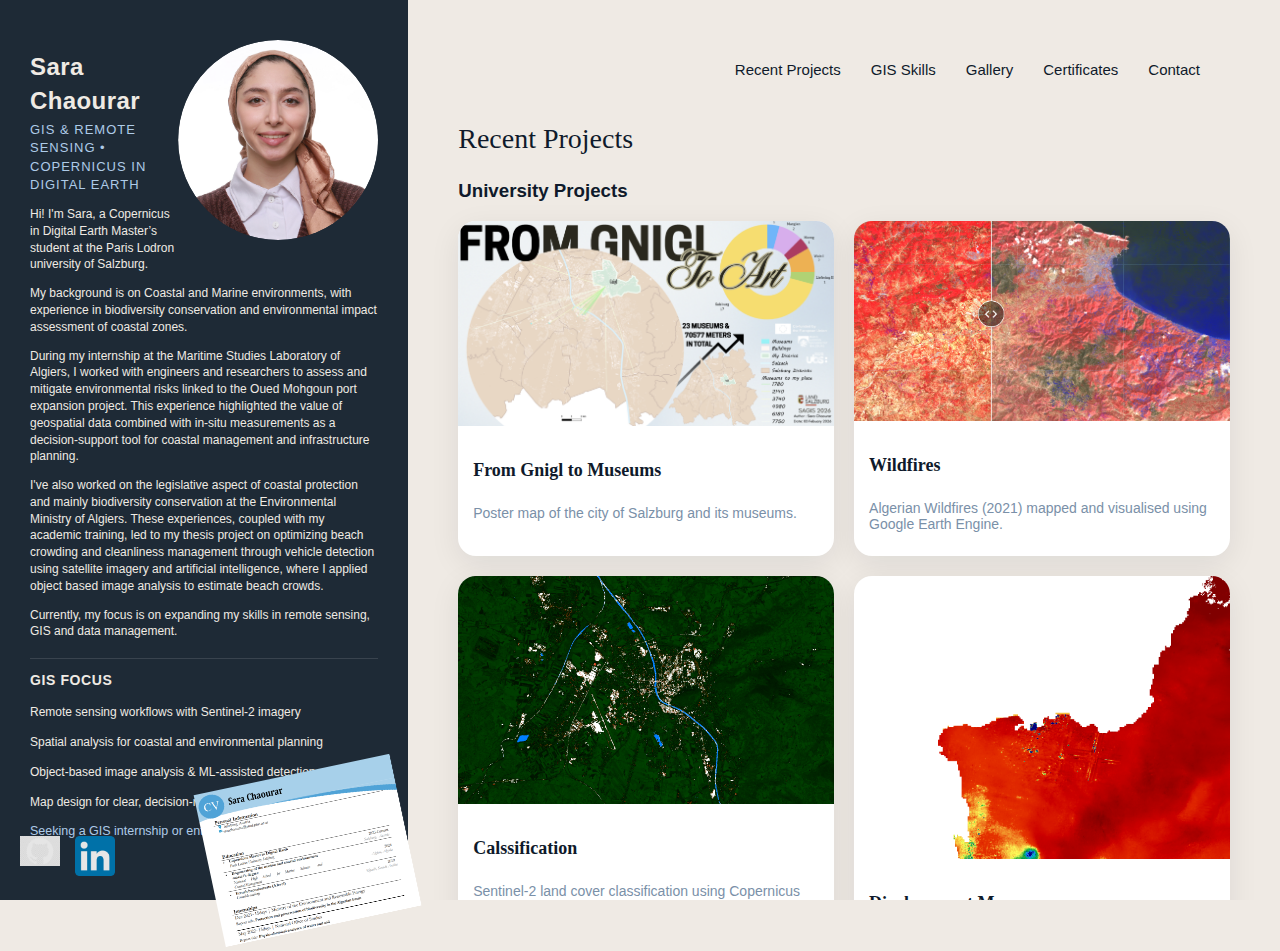
<file: index.html>
<!DOCTYPE html>
<html lang="en">
<head>
    <meta charset="UTF-8">
    <meta name="viewport" content="width=device-width, initial-scale=1.0">
    <title>My ePortfolio</title>

    <link rel="stylesheet" href="../css/ePortfolio.css">
</head>

<body>

    <!-- Left Sidebar -->
    <div class="sidebar">
        <div class="top-row">

            <!-- Profile Photo -->
            <div class="profile-photo">
                <img src="../images/my-image.JPG" alt="My Photo">
            </div>

            <!--Title and about me-->
            <div class="about-me">
                <h1 class="name">Sara Chaourar</h1>
                <p class="title">GIS & Remote Sensing • Copernicus in Digital Earth</p>
                
                <p>Hi! I'm Sara, a Copernicus in Digital Earth Master’s student at the Paris Lodron university of Salzburg. </p>

                <p>
                    My background is on Coastal and Marine environments, with experience in biodiversity conservation and
                    environmental impact assessment of coastal zones.
                </p>

                <p>
                    During my internship at the Maritime Studies Laboratory of Algiers, I worked with engineers and researchers to assess and
                    mitigate environmental risks linked to the Oued Mohgoun port expansion project. This experience highlighted the value of
                    geospatial data combined with in-situ measurements as a decision-support tool for coastal management and infrastructure planning.
                </p>

                <p>
                    I've also worked on the legislative aspect of coastal protection and mainly biodiversity conservation at
                    the Environmental Ministry of Algiers. These experiences, coupled with my academic training, led to my thesis project on
                    optimizing beach crowding and cleanliness management through vehicle detection using satellite imagery and artificial intelligence,
                    where I applied object based image analysis to estimate beach crowds.
                </p>

                <p>Currently, my focus is on expanding my skills in remote sensing, GIS and data management.</p>

                <div class="quick-facts">
                    <h3>GIS Focus</h3>
                    <ul>
                        <li>Remote sensing workflows with Sentinel-2 imagery</li>
                        <li>Spatial analysis for coastal and environmental planning</li>
                        <li>Object-based image analysis & ML-assisted detection</li>
                        <li>Map design for clear, decision-ready communication</li>
                    </ul>
                    <p class="availability">Seeking a GIS internship or entry-level role.</p>
                </div>
                
            </div>

        </div>

        <!-- Social Icons -->
        <div class="socials">
            <a href="https://github.com/sarachaourar" target="_blank"><img class="icon-github" src="images/github-icon.png" alt="GitHub"></a>
            <a href="https://www.linkedin.com/in/sara-chaourar-351521225/" target="_blank"><img class="icon-linkedin" src="images/linkedin-icon.png" alt="LinkedIn"></a>
            <!--<a href="mailto:youremail@example.com"><img src="email-icon.png" alt="Email"></a>-->
        </div>

        <!-- CV Preview Image (clickable) -->
        <a class="cv-preview" href="my_cv/my-cv.pdf" target="_blank">
            <img src="images/my-cv.png" alt="My CV">
        </a>

    </div>

    <!-- Right Content -->

    <div class="content">

        <nav class="top-nav">
            <ul>
                <li><a href="#projects">Recent Projects</a></li>
                <li><a href="#skills">GIS Skills</a></li>
                <li><a href="#gallery">Gallery</a></li>
                <li><a href="#certificates">Certificates</a></li>
                <li><a href="#contact">Contact</a></li>
            </ul>
        </nav>

        <section id="projects">
            <h2>Recent Projects</h2>

            <!------------------------------ University Projects ----------------------------------->
            <div class="uni-projects">
                <h3>University Projects</h3>
                <div class="projects-grid">
                    <a href="https://smartlightbyluz.my.canva.site/from-gnigl-to-art" 
                    class="project-card"
                    target="_blank"
                    rel="noopener noreferrer">
                        <img src="images/project5.png" alt="Project 5">
                        <div class="project-info">
                            <h4>From Gnigl to Museums</h4>
                            <p>Poster map of the city of Salzburg and its museums.</p>
                        </div>
                    <a href="projects/project1.html" class="project-card">
                        <img src="images/project1.png" alt="Project 1">
                        <div class="project-info">
                            <h4>Wildfires</h4>
                            <p>Algerian Wildfires (2021) mapped and visualised using Google Earth Engine.</p>
                        </div>
                    </a>
                    <a href="projects/project2.html" class="project-card">
                        <img src="images/project2.png" alt="Project 2">
                        <div class="project-info">
                            <h4>Calssification</h4>
                            <p>Sentinel-2 land cover classification using Copernicus Browser.</p>
                        </div>
                    </a>
                    <a href="projects/project3.html" class="project-card">
                        <img src="images/project3.png" alt="Project 3">
                        <div class="project-info">
                            <h4>Displacement Map</h4>
                            <p>Change detection with Interferometric SAR.</p>
                        </div>
                    </a>
                    <a href="projects/project4.html" class="project-card">
                        <img src="images/project-4.png" alt="Project 4">
                        <div class="project-info">
                            <h4>Image Segmentation</h4>
                            <p>Image Segmentation of Salzburg stadt using eCognition.</p>
                        </div>
                    </a>
                </div>
            </div>

            <!-- Master Thesis
        <div class="thesis">
            <h3>Master Thesis</h3>
            <a href="project5.html" class="project-card big-card">
                <img src="project5.jpg" alt="Master Thesis">
                <div class="project-info">
                    <h4>Project 5</h4>
                    <p>Short description of the master thesis goes here.</p>
                </div>
            </a>
        </div> -->


        </section>

        <section id="skills">
            <h2>GIS Skills</h2>
            <div class="skills-grid">
                <div class="skill-card">
                    <h3>Remote Sensing</h3>
                    <ul>
                        <li>Sentinel-2 processing and interpretation</li>
                        <li>Vegetation and change indicators for monitoring</li>
                        <li>Object-based image analysis in eCognition</li>
                    </ul>
                </div>
                <div class="skill-card">
                    <h3>Spatial Analysis</h3>
                    <ul>
                        <li>Environmental impact assessment support</li>
                        <li>Coastal and marine GIS workflows</li>
                        <li>Decision-ready mapping and visualization</li>
                    </ul>
                </div>
                <div class="skill-card">
                    <h3>Tools & Platforms</h3>
                    <ul>
                        <li>Google Earth Engine</li>
                        <li>Copernicus Browser</li>
                        <li>Satellite imagery for GIS projects</li>
                    </ul>
                </div>
            </div>
        </section>

        <section id="gallery">
            <h2>Gallery</h2>
            <h3>Webmap Poster - Salzburg Museums</h3>
            <a href="https://smartlightbyluz.my.canva.site/from-gnigl-to-art" 
                    class="project-card"
                    target="_blank"
                    rel="noopener noreferrer">
            <img src="images/project5.png" alt="Project 5"
                    width="100%"
                    height="600"
                    style="border: none;"
                    loading="lazy"
                    allowfullscreen>
            </a>
            <p>
                An interactive webmap poster showcasing Salzburg's museums,
                created using Canva.
            </p>
            <p style="font-size: 0.9em; color: #555;">
                Data source: SAGIS Salzburg Open Data • Created with QGIS & Canva
            </p>

            <h3>Wildfire Monitoring – Tizi Ouzou (2021)</h3>


            <iframe src="https://sarachaourar1.users.earthengine.app/view/algeria2021wildfires"
                    width="100%"
                    height="600"
                    style="border: none;"
                    loading="lazy"
                    allowfullscreen>
            </iframe>


            <p>
                Sentinel-2 imagery processed using Google Earth Engine
                to visualize pre-fire vegetation conditions.
            </p>
            <p style="font-size: 0.9em; color: #555;">
                Data source: Copernicus Sentinel-2 L2A • Processed in Google Earth Engine
            </p>
        </section>

        <section id="certificates">
            <h2>Certificates</h2>

            <div class="certificate-wall">
                <a class="certificate-frame tilt-left" href="certificates/cert1.pdf">
                    <img src="images/cert1.jpg" alt="Certificate 1">
                    <span class="certificate-title">Remote Sensing Fundamentals</span>
                </a>

                <a class="certificate-frame tilt-right" href="certificates/cert2.pdf">
                    <img src="images/cert2.jpg" alt="Certificate 2">
                    <span class="certificate-title">GIS & Spatial Analysis</span>
                </a>

                <a class="certificate-frame tilt-left" href="certificates/cert3.pdf">
                    <img src="images/cert3.jpg" alt="Certificate 3">
                    <span class="certificate-title">AI for Earth Observation</span>
                </a>
            </div>
        </section>


        <!--<section id="blog">
        <h2>Blog</h2>
        <p>Your blog posts or writing samples go here...</p>
    </section>

    <section id="contact">
        <h2>Contact</h2>
        <p>Contact information or form goes here...</p>
    </section>-->


        <!-- EU Funding & Academic Affiliation -->
        <section id="affiliations" class="affiliations-section">
            <h2 class="affiliations-title">Affiliations</h2>

            <div class="affiliations-grid">
                <img class="plus-logo" src="images/plus-logo.png" alt="Paris Lodron University of Salzburg">
                <img class="copernicus-logo" src="images/copernicus-logo.png" alt="Copernicus Master in Digital Earth">
                <img class="ubs-logo" src="images/ubs-logo.png" alt="University of South Brittany">
                <img class="europeanunionlogo" src="images/eropeanunioncofunded.png" alt="Cofunded by the european union">
            </div>
 
            <p class="eu-funding-text">
                Co-funded by the European Union · Copernicus Master in Digital Earth
            </p>
        </section>

    </div>
        
</body>
</html>
</file>
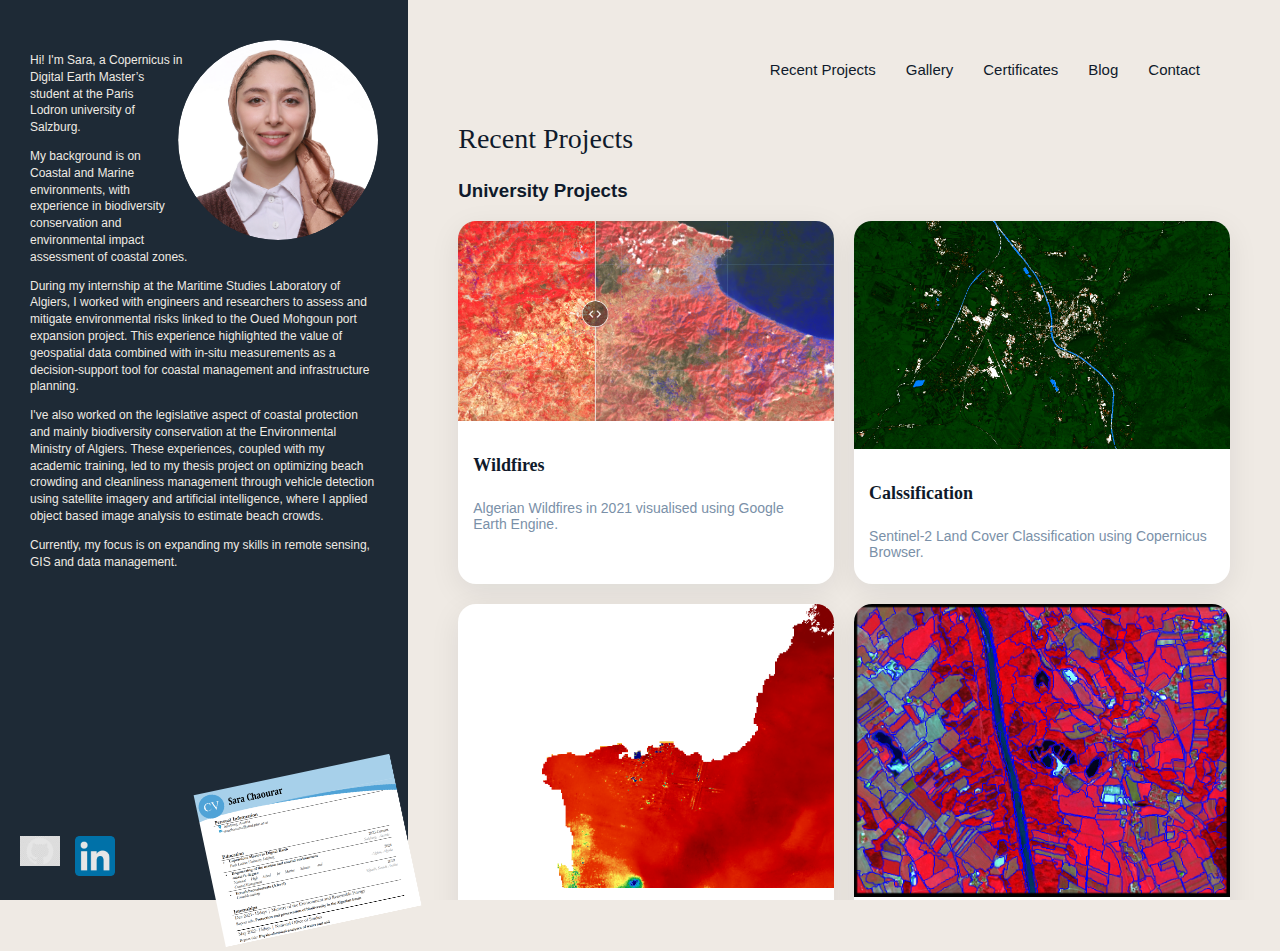
<file: ePortfolio.html>
<!DOCTYPE html>
<html lang="en">
<head>
    <meta charset="UTF-8">
    <meta name="viewport" content="width=device-width, initial-scale=1.0">
    <title>My ePortfolio</title>

    <link rel="stylesheet" href="css/ePortfolio.css">
</head>

<body>

    <!-- Left Sidebar -->
    <div class="sidebar">
        <div class="top-row">
            
            <!-- Profile Photo -->
            <div class="profile-photo">
                <img src="images/my-image.JPG" alt="My Photo">
            </div>

            <!--Title and about me-->
            <div class="about-me">

        <p>Hi! I'm Sara, a Copernicus in Digital Earth Master’s student at the Paris Lodron university of Salzburg. </p>

        <p>My background is on Coastal and Marine environments, with experience in biodiversity conservation and 
            environmental impact assessment of coastal zones.</p>

        <p>During my internship at the Maritime Studies Laboratory of Algiers, I worked with engineers and researchers to assess and 
            mitigate environmental risks linked to the Oued Mohgoun port expansion project. This experience highlighted the value of 
            geospatial data combined with in-situ measurements as a decision-support tool for coastal management and infrastructure planning. </p>

        <p>I've also worked on the legislative aspect of coastal protection and mainly biodiversity conservation at 
            the Environmental Ministry of Algiers. These experiences, coupled with my academic training, led to my thesis project on 
            optimizing beach crowding and cleanliness management through vehicle detection using satellite imagery and artificial intelligence, 
            where I applied object based image analysis to estimate beach crowds. </p>

        <p>Currently, my focus is on expanding my skills in remote sensing, GIS and data management.</p>

            </div>
           
        </div>    
       
        <!-- Social Icons -->
        <div class="socials">
            <a href="https://github.com/sarachaourar" target="_blank"><img src="images/github-icon.png" alt="GitHub"></a>
            <a href="https://www.linkedin.com/in/sara-chaourar-351521225/" target="_blank"><img src="images/linkedin-icon.png" alt="LinkedIn"></a>
            <!--<a href="mailto:youremail@example.com"><img src="email-icon.png" alt="Email"></a>-->
        </div>

        <!-- CV Preview Image (clickable) -->
        <a class="cv-preview" href="my_cv/my-cv.pdf" target="_blank">
            <img src="images/my-cv.png" alt="My CV">
        </a>

    </div>

    <!-- Right Content -->
    <div class="content">

        <nav class="top-nav">
        <ul>
            <li><a href="#projects">Recent Projects</a></li>
            <li><a href="#gallery">Gallery</a></li>
            <li><a href="#certificates">Certificates</a></li>
            <li><a href="#blog">Blog</a></li>
            <li><a href="#contact">Contact</a></li>
        </ul>
    </nav>

        <section id="projects">
            <h2>Recent Projects</h2>

                    <!------------------------------ University Projects ----------------------------------->
                    <div class="uni-projects">
                        <h3>University Projects</h3>
                        <div class="projects-grid">
                            <a href="projects/project1.html" class="project-card">
                                <img src="images/project1.png" alt="Project 1">
                                <div class="project-info">
                                    <h4>Wildfires</h4>
                                    <p>Algerian Wildfires in 2021 visualised using Google Earth Engine.</p>
                                </div>
                            </a>
                            <a href="projects/project2.html" class="project-card">
                                <img src="images/project2.png" alt="Project 2">
                                <div class="project-info">
                                    <h4>Calssification</h4>
                                    <p>Sentinel-2 Land Cover Classification using Copernicus Browser.</p>
                                </div>
                            </a>
                            <a href="projects/project3.html" class="project-card">
                                <img src="images/project3.png" alt="Project 3">
                                <div class="project-info">
                                    <h4>Displacement Map</h4>
                                    <p>Short description of project 3 goes here.</p>
                                </div>
                            </a>
                            <a href="projects/project4.html" class="project-card">
                                <img src="images/project-4.png" alt="Project 4">
                                <div class="project-info">
                                    <h4>Image Segmentation</h4>
                                    <p>Image Segmentation of Salzburg stadt using eCognition.</p>
                                </div>
                            </a>
                        </div>
                    </div>

                   <!-- Master Thesis
                    <div class="thesis">
                        <h3>Master Thesis</h3>
                        <a href="project5.html" class="project-card big-card">
                            <img src="project5.jpg" alt="Master Thesis">
                            <div class="project-info">
                                <h4>Project 5</h4>
                                <p>Short description of the master thesis goes here.</p>
                            </div>
                        </a>
                    </div> -->


        </section>

        <section id="gallery">
            <h2>Gallery</h2>
            <h3>Wildfire Monitoring – Tizi Ouzou (2021)</h3>
 
            
            <iframe
            src="https://sarachaourar1.users.earthengine.app/view/algeria2021wildfires"
            width="100%"
            height="600"
            style="border: none;"
            loading="lazy"
            allowfullscreen>
            </iframe>
            

            <p>Sentinel-2 imagery processed using Google Earth Engine
            to visualize pre-fire vegetation conditions.</p>
            <p style="font-size: 0.9em; color: #555;">
            Data source: Copernicus Sentinel-2 L2A • Processed in Google Earth Engine
            </p>
        </section>

        <section id="certificates">
        <h2>Certificates</h2>

        <div class="certificate-wall">
            <a class="certificate-frame tilt-left" href="certificates/cert1.pdf">
            <img src="images/cert1.jpg" alt="Certificate 1">
            <span class="certificate-title">Remote Sensing Fundamentals</span>
            </a>

            <a class="certificate-frame tilt-right" href="certificates/cert2.pdf">
            <img src="images/cert2.jpg" alt="Certificate 2">
            <span class="certificate-title">GIS & Spatial Analysis</span>
            </a>

            <a class="certificate-frame tilt-left" href="certificates/cert3.pdf">
            <img src="images/cert3.jpg" alt="Certificate 3">
            <span class="certificate-title">AI for Earth Observation</span>
            </a>
        </div>
        </section>


        <!--<section id="blog">
            <h2>Blog</h2>
            <p>Your blog posts or writing samples go here...</p>
        </section>

        <section id="contact">
            <h2>Contact</h2>
            <p>Contact information or form goes here...</p>
        </section>-->

    </div>

</body>
</html>
</file>
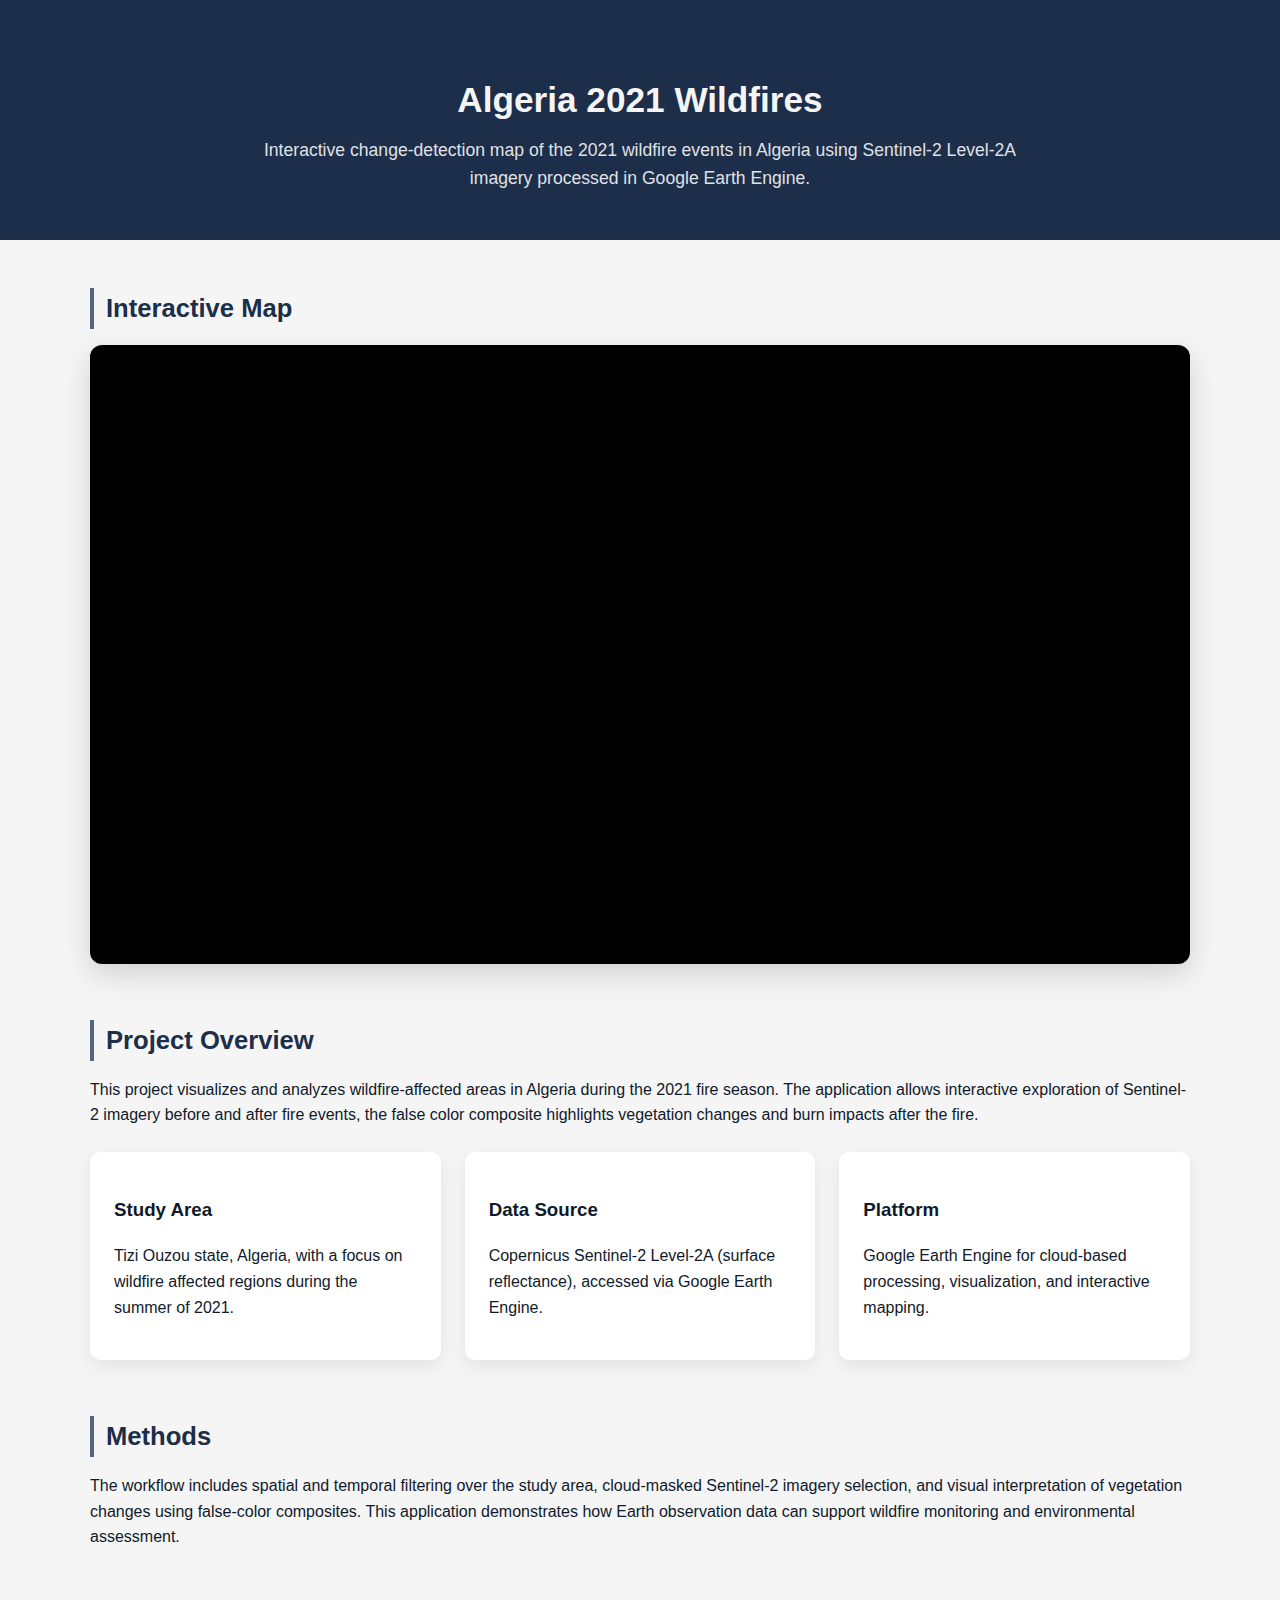
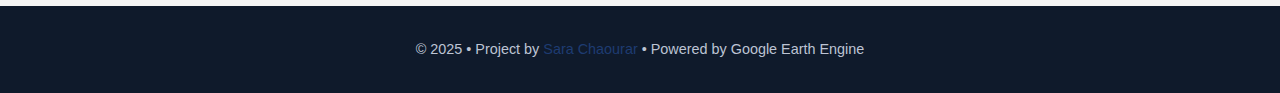
<file: project1.html>
<!DOCTYPE html>
<html lang="en">
<head>
  <meta charset="UTF-8">
  <title>Algeria 2021 Wildfires | Google Earth Engine Project</title>

  <meta name="viewport" content="width=device-width, initial-scale=1.0">
  <meta name="description" content="Google Earth Engine application analyzing the 2021 wildfires in Algeria using Sentinel-2 imagery.">
  <link rel="stylesheet" href="css/project1.css">
</head>

<body>

<header>
  <h1>Algeria 2021 Wildfires</h1>
  <p>
    Interactive change-detection map of the 2021 wildfire events in Algeria using
    Sentinel-2 Level-2A imagery processed in Google Earth Engine.
  </p>
</header>

<main>

  <section>
    <h2>Interactive Map</h2>
    <div class="iframe-container">
      <iframe
        src="https://sarachaourar1.users.earthengine.app/view/algeria2021wildfires"
        allowfullscreen>
      </iframe>
    </div>
  </section>

  <section>
    <h2>Project Overview</h2>
    <p>
      This project visualizes and analyzes wildfire-affected areas in Algeria
      during the 2021 fire season. The application allows interactive exploration
      of Sentinel-2 imagery before and after fire events, the false color composite highlights vegetation
      changes and burn impacts after the fire.
    </p>

    <div class="info-grid">
      <div class="info-box">
        <h3>Study Area</h3>
        <p>
          Tizi Ouzou state, Algeria, with a focus on wildfire affected regions during the summer of 2021.
        </p>
      </div>

      <div class="info-box">
        <h3>Data Source</h3>
        <p>
          Copernicus Sentinel-2 Level-2A (surface reflectance),
          accessed via Google Earth Engine.
        </p>
      </div>

      <div class="info-box">
        <h3>Platform</h3>
        <p>
          Google Earth Engine for cloud-based processing,
          visualization, and interactive mapping.
        </p>
      </div>
    </div>
  </section>

  <section>
    <h2>Methods</h2>
    <p>
      The workflow includes spatial and temporal filtering over the study area,
      cloud-masked Sentinel-2 imagery selection, and visual interpretation
      of vegetation changes using false-color composites.
      This application demonstrates how Earth observation data can support
      wildfire monitoring and environmental assessment.
    </p>
  </section>

</main>

<footer>
  © 2025 • Project by <span>Sara Chaourar</span> • Powered by Google Earth Engine
</footer>

</body>
</html>
</file>
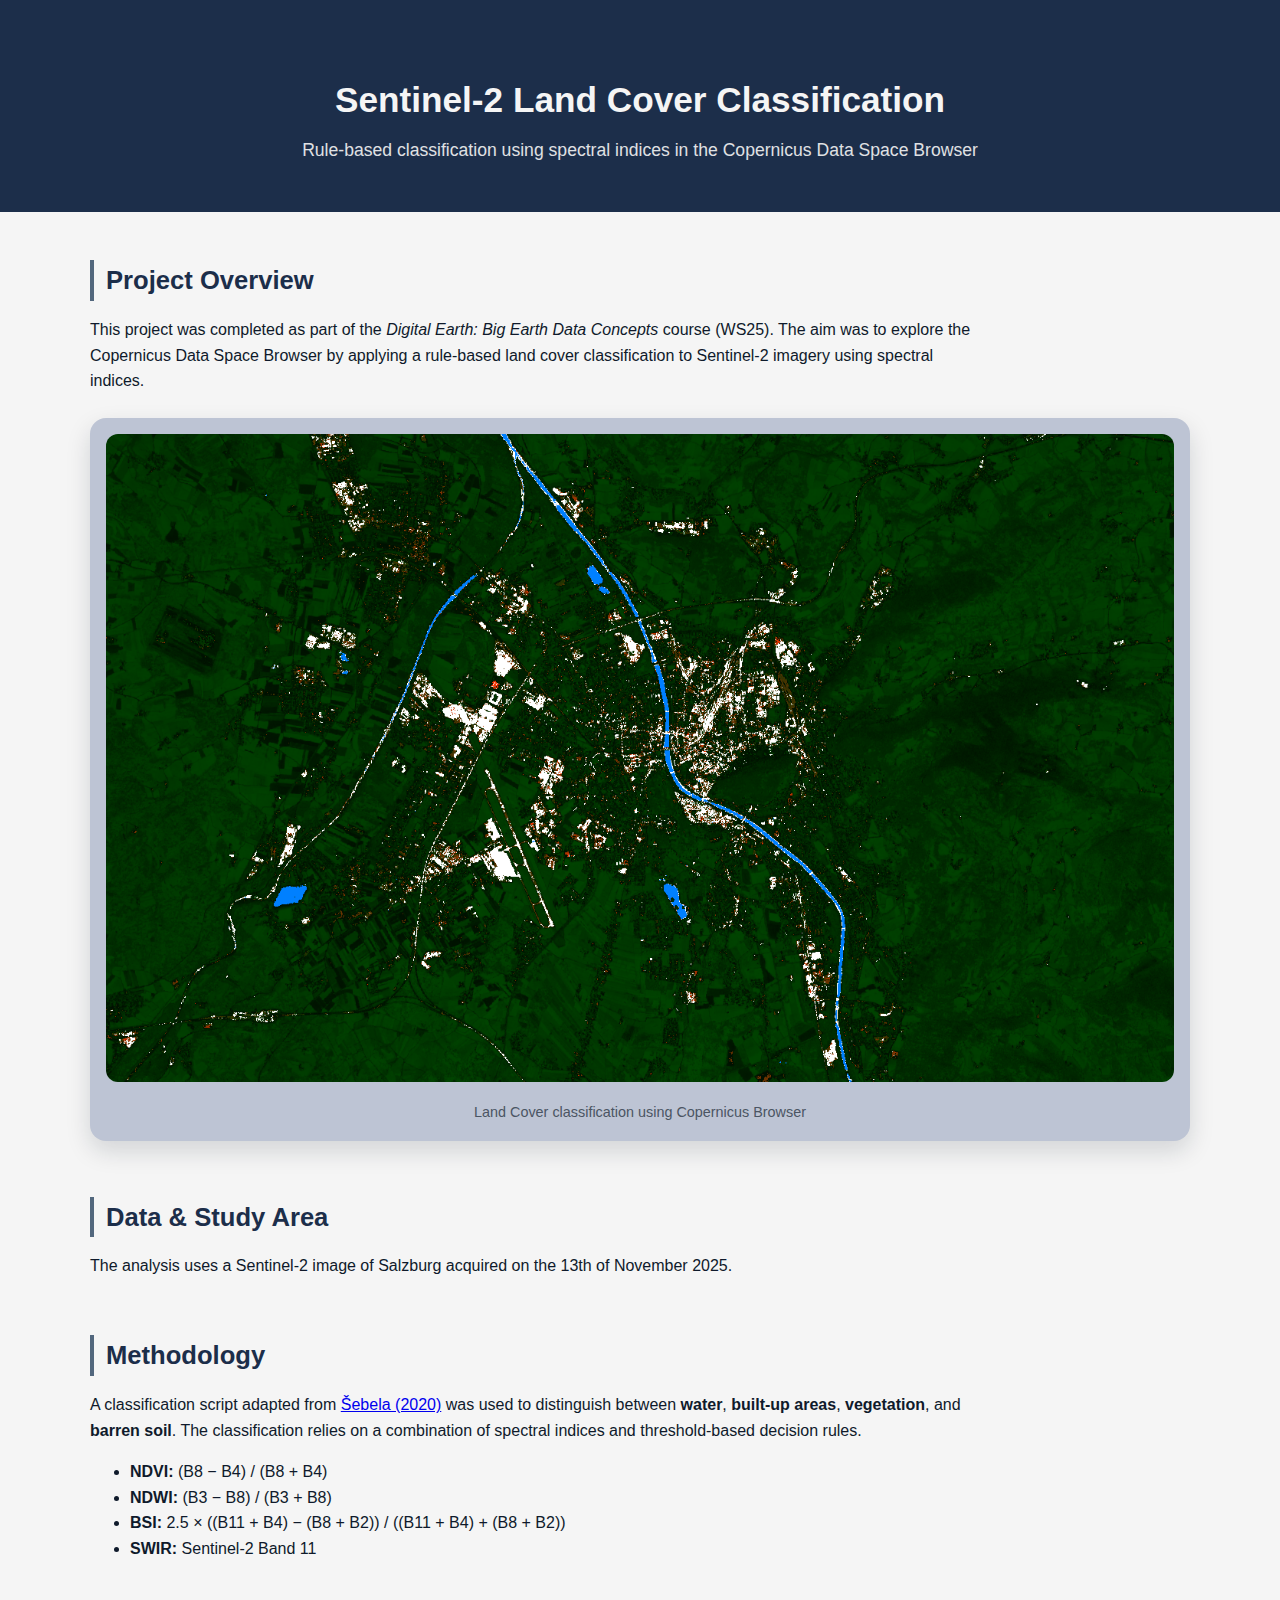
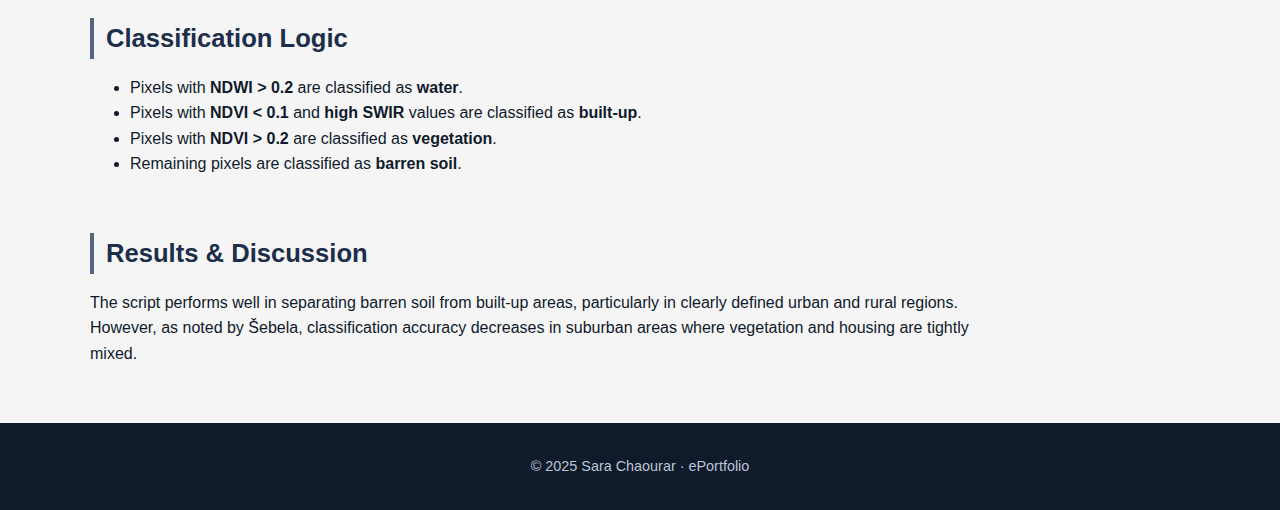
<file: project2.html>
<!DOCTYPE html>
<html lang="en">
<head>
  <meta charset="UTF-8" />
  <meta name="viewport" content="width=device-width, initial-scale=1.0" />
  <title>Project 5 – Sentinel-2 Land Cover Classification</title>
  <link rel="stylesheet" href="css/project4.css">
</head>
<body>

  <header>
    <h1>Sentinel-2 Land Cover Classification</h1>
    <p>Rule-based classification using spectral indices in the Copernicus Data Space Browser</p>
  </header>

  <main>

    <section>
      <h2>Project Overview</h2>
      <p>
        This project was completed as part of the <em>Digital Earth: Big Earth Data Concepts</em> course (WS25). 
        The aim was to explore the Copernicus Data Space Browser by applying a rule-based land cover 
        classification to Sentinel-2 imagery using spectral indices.
      </p>

       <div class="result-image">
        <img src="images/project2.png" alt="Land cover classification using Copernicus Browser" />
        <div class="caption">Land Cover classification using Copernicus Browser</div>
      </div> 

    </section>

    <section>
      <h2>Data & Study Area</h2>
      <p>
        The analysis uses a Sentinel-2 image of Salzburg acquired on the 13th of November 2025. 
      </p>
    </section>

    <section>
      <h2>Methodology</h2>
      <p>
        A classification script adapted from 
        <a href="https://custom-scripts.sentinel-hub.com/custom-scripts/sentinel-2/urban_classified/" target="_blank" rel="noopener noreferrer">
        Šebela (2020)</a>
         was used to distinguish between 
        <strong>water</strong>, <strong>built-up areas</strong>, <strong>vegetation</strong>, and 
        <strong>barren soil</strong>. The classification relies on a combination of spectral indices 
        and threshold-based decision rules.
      </p>

      <ul>
        <li><strong>NDVI:</strong> (B8 − B4) / (B8 + B4)</li>
        <li><strong>NDWI:</strong> (B3 − B8) / (B3 + B8)</li>
        <li><strong>BSI:</strong> 2.5 × ((B11 + B4) − (B8 + B2)) / ((B11 + B4) + (B8 + B2))</li>
        <li><strong>SWIR:</strong> Sentinel-2 Band 11</li>
      </ul>
    </section>

    <section>
      <h2>Classification Logic</h2>
      <div class="result-box">
        <ul>
          <li>Pixels with <strong>NDWI &gt; 0.2</strong> are classified as <strong>water</strong>.</li>
          <li>Pixels with <strong>NDVI &lt; 0.1</strong> and <strong>high SWIR</strong> values are classified as <strong>built-up</strong>.</li>
          <li>Pixels with <strong>NDVI &gt; 0.2</strong> are classified as <strong>vegetation</strong>.</li>
          <li>Remaining pixels are classified as <strong>barren soil</strong>.</li>
        </ul>
      </div>
    </section>

    <section>
      <h2>Results & Discussion</h2>
      <p>
        The script performs well in separating barren soil from built-up areas, particularly in 
        clearly defined urban and rural regions. However, as noted by Šebela, classification accuracy 
        decreases in suburban areas where vegetation and housing are tightly mixed.
      </p>
    </section>

  </main>

  <footer>
    © 2025 Sara Chaourar · ePortfolio
  </footer>

</body>
</html>
</file>
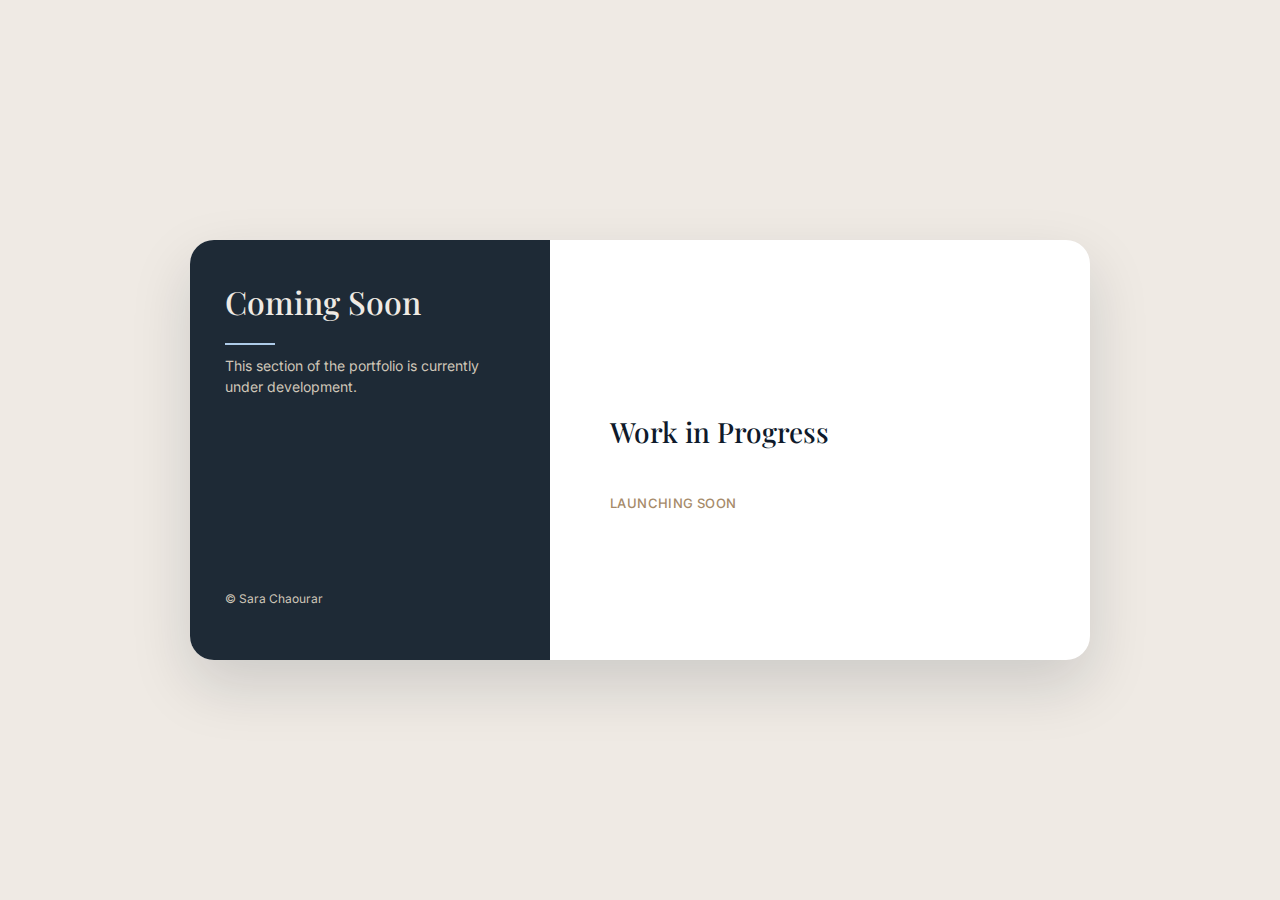
<file: project3.html>
<!DOCTYPE html>
<html lang="en">
<head>
  <meta charset="UTF-8" />
  <meta name="viewport" content="width=device-width, initial-scale=1.0" />
  <title>Coming Soon</title>

  <!-- Fonts -->
  <link href="https://fonts.googleapis.com/css2?family=Inter:wght@300;400;500;600&family=Playfair+Display:wght@400;500&display=swap" rel="stylesheet">

  <style>
    :root {
      --sand: #EFEAE4;
      --stone: #CFC6B8;
      --clay: #A68A69;
      --ocean-light: #AECBE8;
      --ocean-mid: #7A90A8;
      --navy: #1E2A36;
      --ink: #0F1A2B;
      --white: #FFFFFF;
    }

    body {
      margin: 0;
      height: 100vh;
      display: flex;
      justify-content: center;
      align-items: center;
      font-family: 'Inter', Helvetica, Arial, sans-serif;
      background: var(--sand);
      color: var(--ink);
    }

    .coming-soon-wrapper {
      display: flex;
      max-width: 900px;
      width: 90%;
      min-height: 420px;
      box-shadow: 0 25px 60px rgba(15, 26, 43, 0.15);
      border-radius: 24px;
      overflow: hidden;
      background: var(--white);
    }

    /* Left visual panel */
    .visual-panel {
      width: 40%;
      background: var(--navy);
      padding: 40px 35px;
      box-sizing: border-box;
      display: flex;
      flex-direction: column;
      justify-content: space-between;
    }

    .visual-panel h1 {
      font-family: 'Playfair Display', serif;
      font-size: 32px;
      font-weight: 500;
      color: var(--sand);
      margin: 0;
    }

    .visual-panel p {
      font-size: 14px;
      line-height: 1.5;
      color: var(--stone);
      margin-top: 10px;
    }

    .accent-line {
      width: 50px;
      height: 2px;
      background: var(--ocean-light);
      margin-top: 20px;
    }

    /* Right content panel */
    .content-panel {
      width: 60%;
      padding: 50px 60px;
      box-sizing: border-box;
      display: flex;
      flex-direction: column;
      justify-content: center;
    }

    .content-panel h2 {
      font-family: 'Playfair Display', serif;
      font-size: 28px;
      font-weight: 500;
      margin-bottom: 15px;
    }

    .content-panel p {
      font-size: 15px;
      line-height: 1.6;
      color: var(--ocean-mid);
      max-width: 420px;
    }

    .status {
      margin-top: 30px;
      font-size: 13px;
      letter-spacing: 0.4px;
      text-transform: uppercase;
      color: var(--clay);
      font-weight: 500;
    }

    /* Responsive */
    @media (max-width: 768px) {
      .coming-soon-wrapper {
        flex-direction: column;
      }

      .visual-panel,
      .content-panel {
        width: 100%;
      }

      .content-panel {
        padding: 40px 30px;
      }
    }
  </style>
</head>
<body>

  <div class="coming-soon-wrapper">

    <div class="visual-panel">
      <div>
        <h1>Coming Soon</h1>
        <div class="accent-line"></div>
        <p>
          This section of the portfolio is currently under development.
        </p>
      </div>

      <p style="font-size:12px; color: var(--stone);">
        © Sara Chaourar
      </p>
    </div>

    <div class="content-panel">
      <h2>Work in Progress</h2>
      
      <div class="status">Launching soon</div>
    </div>

  </div>

</body>
</html>
</file>
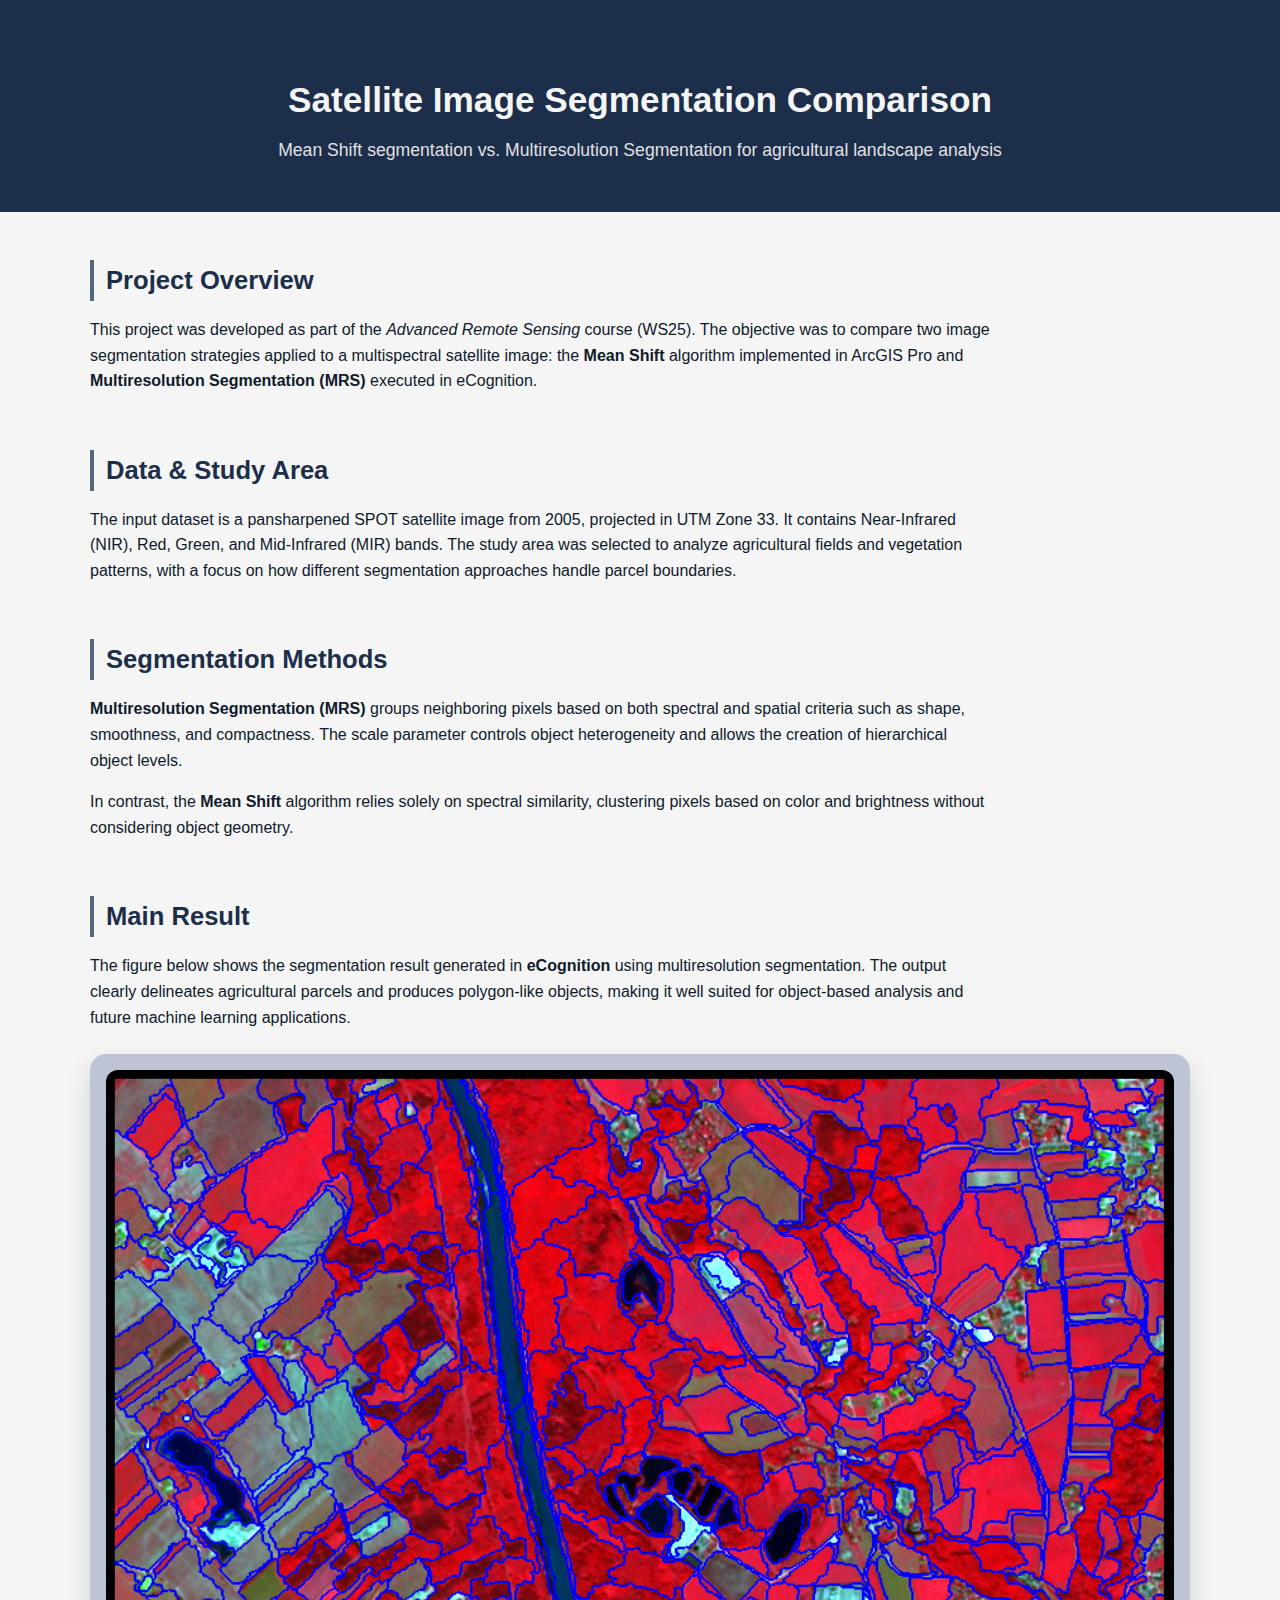
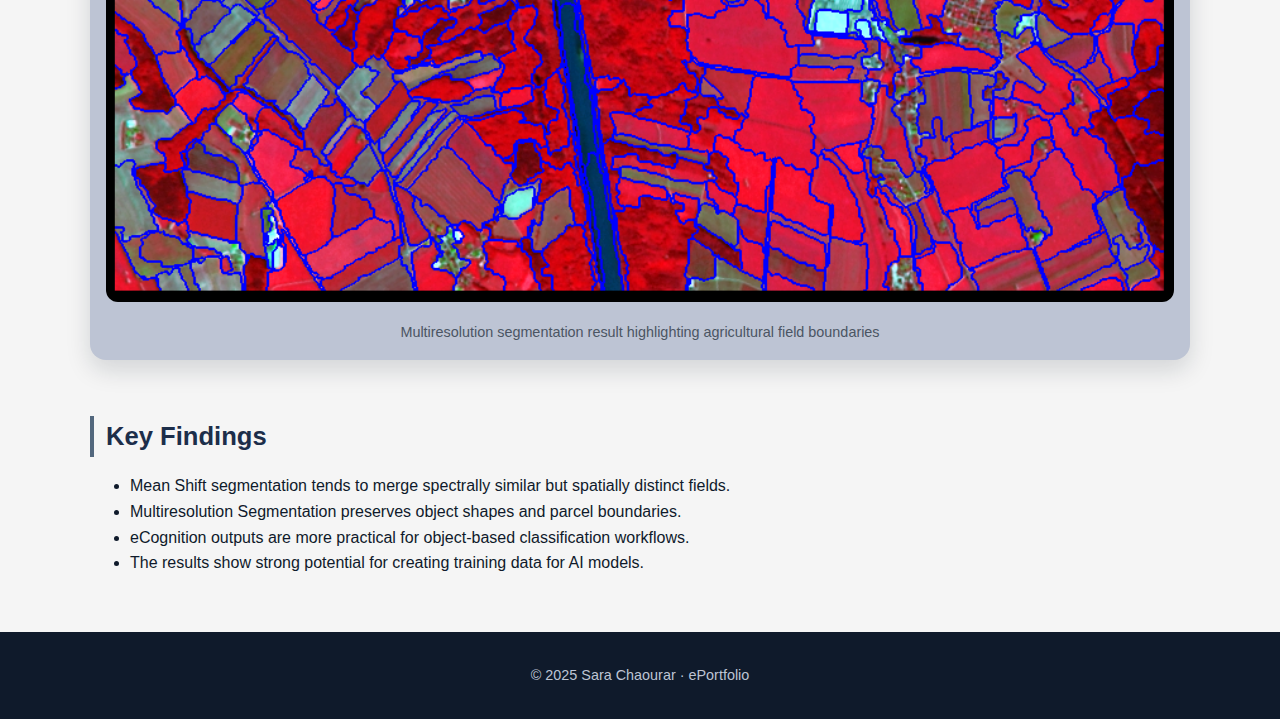
<file: project4.html>
<!DOCTYPE html>
<html lang="en">
<head>
  <meta charset="UTF-8" />
  <meta name="viewport" content="width=device-width, initial-scale=1.0" />
  <title>Project 4 – Image Segmentation Comparison</title>
  <link rel="stylesheet" href="css/project4.css">
</head>
<body>

  <header>
    <h1>Satellite Image Segmentation Comparison</h1>
    <p>Mean Shift segmentation vs. Multiresolution Segmentation for agricultural landscape analysis</p>
  </header>

  <main>

    <section>
      <h2>Project Overview</h2>
      <p>
        This project was developed as part of the <em>Advanced Remote Sensing</em> course (WS25). 
        The objective was to compare two image segmentation strategies applied to a multispectral 
        satellite image: the <strong>Mean Shift</strong> algorithm implemented in ArcGIS Pro and 
        <strong>Multiresolution Segmentation (MRS)</strong> executed in eCognition.
      </p>
    </section>

    <section>
      <h2>Data & Study Area</h2>
      <p>
        The input dataset is a pansharpened SPOT satellite image from 2005, projected in UTM Zone 33. 
        It contains Near-Infrared (NIR), Red, Green, and Mid-Infrared (MIR) bands. The study area was 
        selected to analyze agricultural fields and vegetation patterns, with a focus on how 
        different segmentation approaches handle parcel boundaries.
      </p>
    </section>

    <section>
      <h2>Segmentation Methods</h2>
      <p>
        <strong>Multiresolution Segmentation (MRS)</strong> groups neighboring pixels based on both 
        spectral and spatial criteria such as shape, smoothness, and compactness. The scale parameter 
        controls object heterogeneity and allows the creation of hierarchical object levels.
      </p>
      <p>
        In contrast, the <strong>Mean Shift</strong> algorithm relies solely on spectral similarity, 
        clustering pixels based on color and brightness without considering object geometry.
      </p>
    </section>

    <section>
      <h2>Main Result</h2>
      <p>
        The figure below shows the segmentation result generated in <strong>eCognition</strong> using 
        multiresolution segmentation. The output clearly delineates agricultural parcels and produces 
        polygon-like objects, making it well suited for object-based analysis and future machine 
        learning applications.
      </p>

      <div class="result-image">
        <img src="images/project-4.png" alt="Multiresolution segmentation result from eCognition" />
        <div class="caption">Multiresolution segmentation result highlighting agricultural field boundaries</div>
      </div>
    </section>

    <section>
      <h2>Key Findings</h2>
      <ul>
        <li>Mean Shift segmentation tends to merge spectrally similar but spatially distinct fields.</li>
        <li>Multiresolution Segmentation preserves object shapes and parcel boundaries.</li>
        <li>eCognition outputs are more practical for object-based classification workflows.</li>
        <li>The results show strong potential for creating training data for AI models.</li>
      </ul>
    </section>

  </main>

  <footer>
    © 2025 Sara Chaourar · ePortfolio
  </footer>

</body>
</html>
</file>
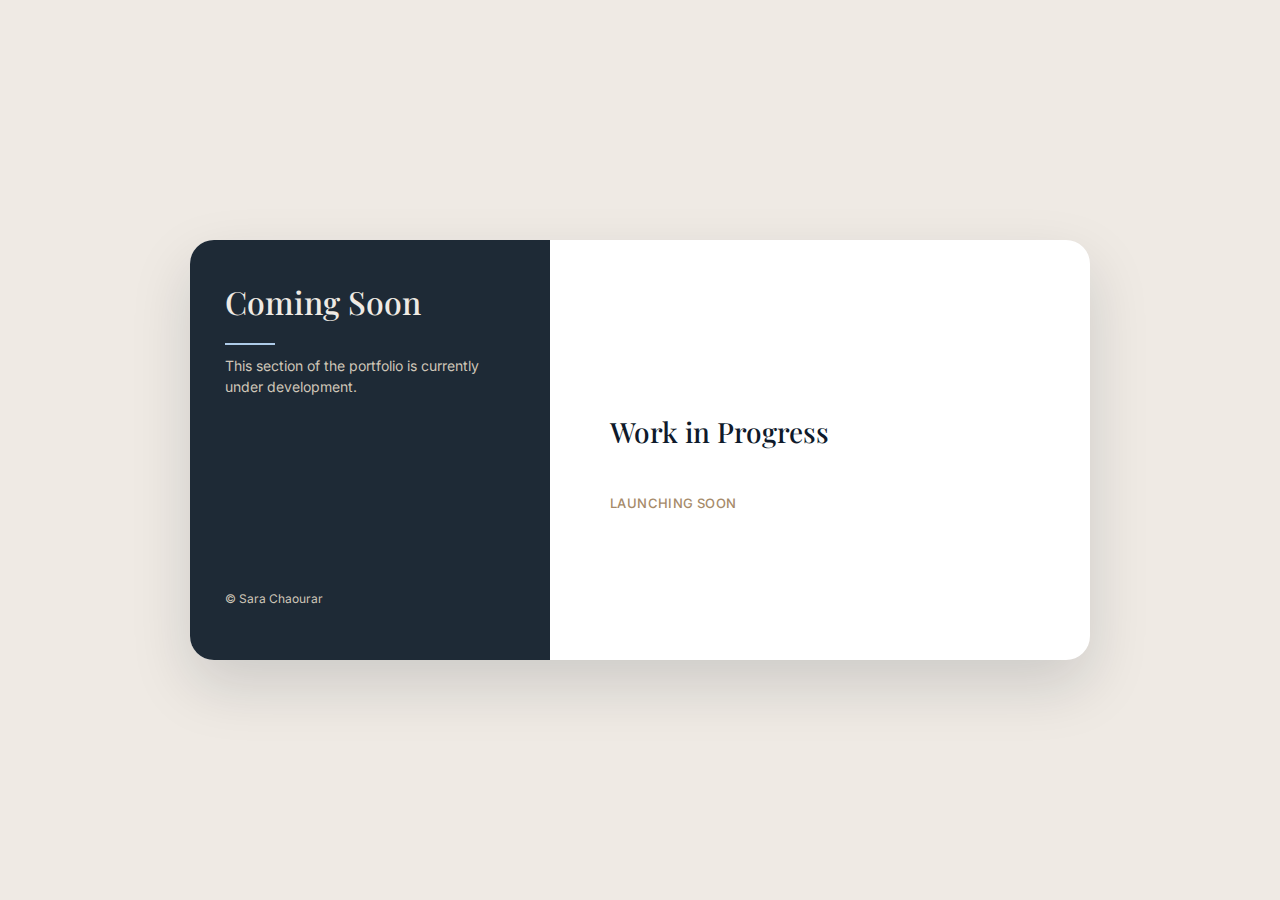
<file: projects/coming-soon.html>
<!DOCTYPE html>
<html lang="en">
<head>
  <meta charset="UTF-8" />
  <meta name="viewport" content="width=device-width, initial-scale=1.0" />
  <title>Coming Soon</title>

  <!-- Fonts -->
  <link href="https://fonts.googleapis.com/css2?family=Inter:wght@300;400;500;600&family=Playfair+Display:wght@400;500&display=swap" rel="stylesheet">

  <style>
    :root {
      --sand: #EFEAE4;
      --stone: #CFC6B8;
      --clay: #A68A69;
      --ocean-light: #AECBE8;
      --ocean-mid: #7A90A8;
      --navy: #1E2A36;
      --ink: #0F1A2B;
      --white: #FFFFFF;
    }

    body {
      margin: 0;
      height: 100vh;
      display: flex;
      justify-content: center;
      align-items: center;
      font-family: 'Inter', Helvetica, Arial, sans-serif;
      background: var(--sand);
      color: var(--ink);
    }

    .coming-soon-wrapper {
      display: flex;
      max-width: 900px;
      width: 90%;
      min-height: 420px;
      box-shadow: 0 25px 60px rgba(15, 26, 43, 0.15);
      border-radius: 24px;
      overflow: hidden;
      background: var(--white);
    }

    /* Left visual panel */
    .visual-panel {
      width: 40%;
      background: var(--navy);
      padding: 40px 35px;
      box-sizing: border-box;
      display: flex;
      flex-direction: column;
      justify-content: space-between;
    }

    .visual-panel h1 {
      font-family: 'Playfair Display', serif;
      font-size: 32px;
      font-weight: 500;
      color: var(--sand);
      margin: 0;
    }

    .visual-panel p {
      font-size: 14px;
      line-height: 1.5;
      color: var(--stone);
      margin-top: 10px;
    }

    .accent-line {
      width: 50px;
      height: 2px;
      background: var(--ocean-light);
      margin-top: 20px;
    }

    /* Right content panel */
    .content-panel {
      width: 60%;
      padding: 50px 60px;
      box-sizing: border-box;
      display: flex;
      flex-direction: column;
      justify-content: center;
    }

    .content-panel h2 {
      font-family: 'Playfair Display', serif;
      font-size: 28px;
      font-weight: 500;
      margin-bottom: 15px;
    }

    .content-panel p {
      font-size: 15px;
      line-height: 1.6;
      color: var(--ocean-mid);
      max-width: 420px;
    }

    .status {
      margin-top: 30px;
      font-size: 13px;
      letter-spacing: 0.4px;
      text-transform: uppercase;
      color: var(--clay);
      font-weight: 500;
    }

    /* Responsive */
    @media (max-width: 768px) {
      .coming-soon-wrapper {
        flex-direction: column;
      }

      .visual-panel,
      .content-panel {
        width: 100%;
      }

      .content-panel {
        padding: 40px 30px;
      }
    }
  </style>
</head>
<body>

  <div class="coming-soon-wrapper">

    <div class="visual-panel">
      <div>
        <h1>Coming Soon</h1>
        <div class="accent-line"></div>
        <p>
          This section of the portfolio is currently under development.
        </p>
      </div>

      <p style="font-size:12px; color: var(--stone);">
        © Sara Chaourar
      </p>
    </div>

    <div class="content-panel">
      <h2>Work in Progress</h2>
      
      <div class="status">Launching soon</div>
    </div>

  </div>

</body>
</html>
</file>
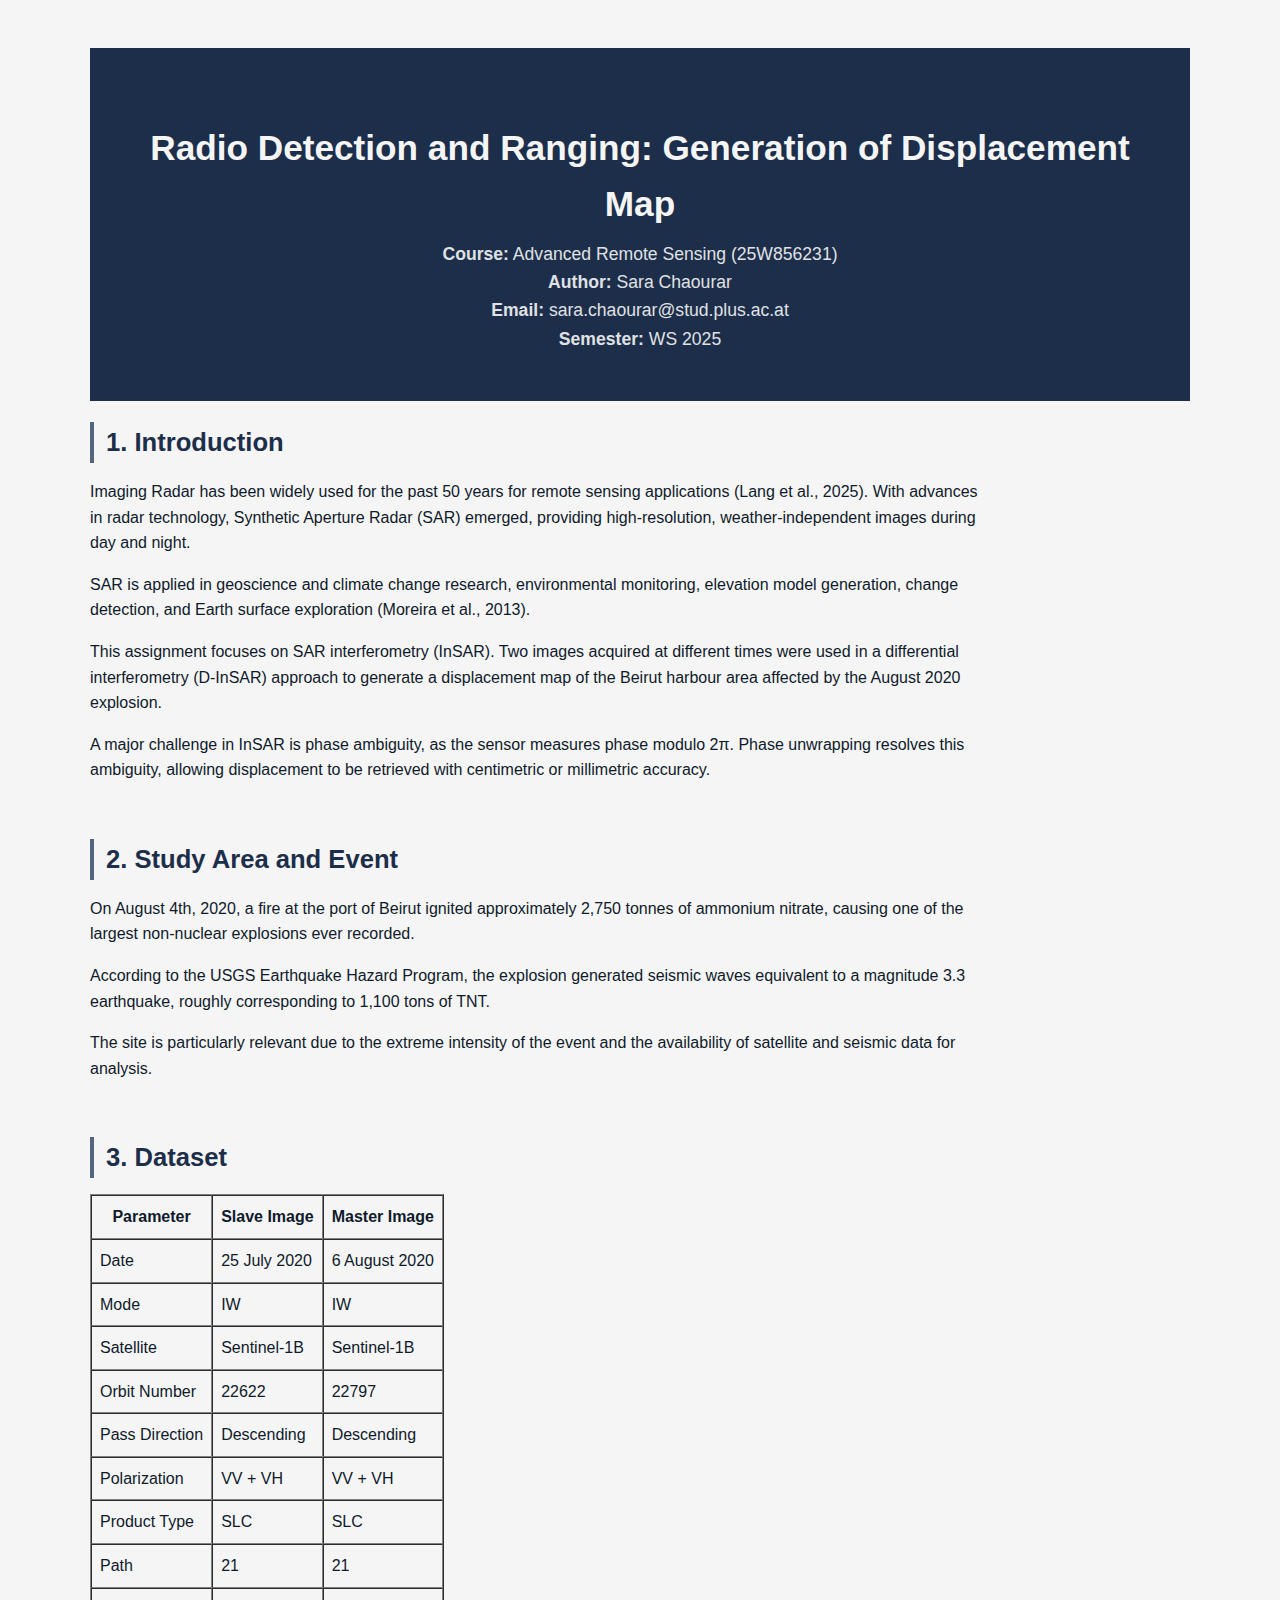
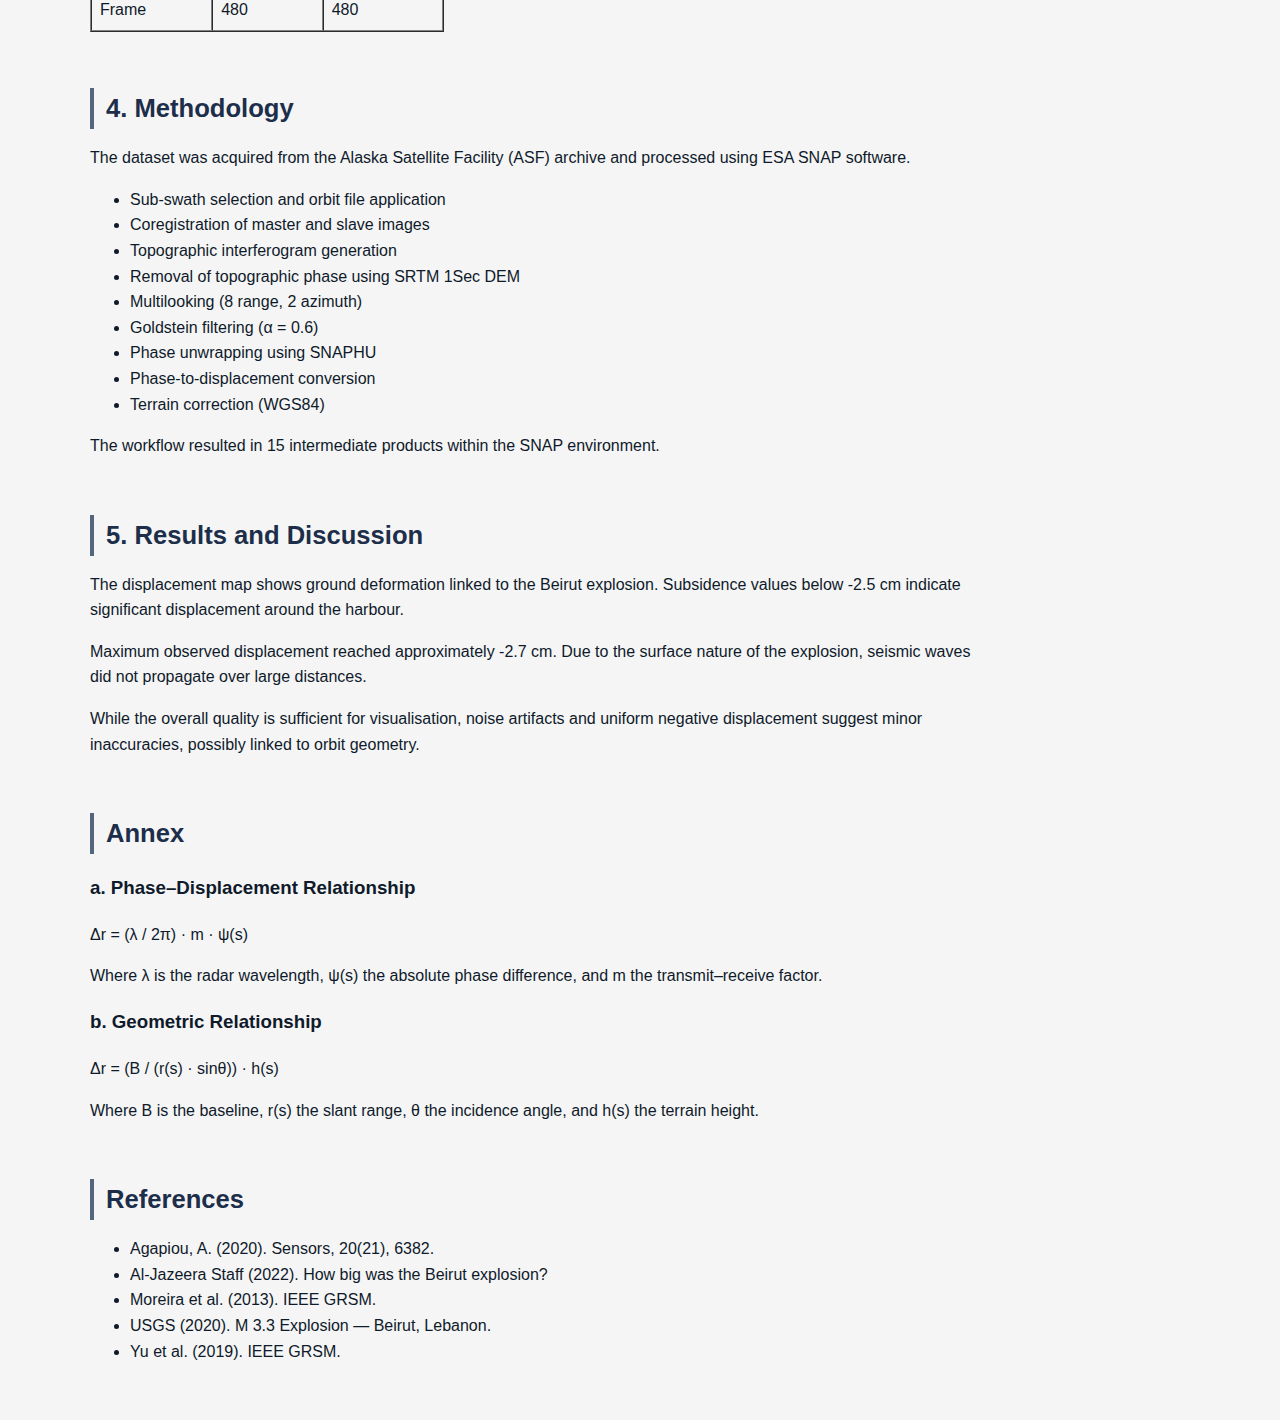
<file: projects/project3.html>
<!DOCTYPE html>
<html lang="en">
<head>
    <meta charset="UTF-8">
    <meta name="viewport" content="width=device-width, initial-scale=1.0">
    <title>Generation of Displacement Map – InSAR</title>
    <link rel="stylesheet" href="../css/project4.css">
</head>

<body>

    <main class="report">

        <header>
            <h1>Radio Detection and Ranging: Generation of Displacement Map</h1>
            <p>
                <strong>Course:</strong> Advanced Remote Sensing (25W856231)<br>
                <strong>Author:</strong> Sara Chaourar<br>
                <strong>Email:</strong> sara.chaourar@stud.plus.ac.at<br>
                <strong>Semester:</strong> WS 2025
            </p>
        </header>

        <section id="introduction">
            <h2>1. Introduction</h2>
            <p>
                Imaging Radar has been widely used for the past 50 years for remote sensing applications
                (Lang et al., 2025). With advances in radar technology, Synthetic Aperture Radar (SAR)
                emerged, providing high-resolution, weather-independent images during day and night.
            </p>
            <p>
                SAR is applied in geoscience and climate change research, environmental monitoring,
                elevation model generation, change detection, and Earth surface exploration
                (Moreira et al., 2013).
            </p>
            <p>
                This assignment focuses on SAR interferometry (InSAR). Two images acquired at different
                times were used in a differential interferometry (D-InSAR) approach to generate a
                displacement map of the Beirut harbour area affected by the August 2020 explosion.
            </p>
            <p>
                A major challenge in InSAR is phase ambiguity, as the sensor measures phase modulo 2π.
                Phase unwrapping resolves this ambiguity, allowing displacement to be retrieved with
                centimetric or millimetric accuracy.
            </p>
        </section>

        <section id="study-area">
            <h2>2. Study Area and Event</h2>
            <p>
                On August 4th, 2020, a fire at the port of Beirut ignited approximately 2,750 tonnes of
                ammonium nitrate, causing one of the largest non-nuclear explosions ever recorded.
            </p>
            <p>
                According to the USGS Earthquake Hazard Program, the explosion generated seismic waves
                equivalent to a magnitude 3.3 earthquake, roughly corresponding to 1,100 tons of TNT.
            </p>
            <p>
                The site is particularly relevant due to the extreme intensity of the event and the
                availability of satellite and seismic data for analysis.
            </p>
        </section>

        <section id="dataset">
            <h2>3. Dataset</h2>

            <table border="1" cellpadding="8" cellspacing="0">
                <thead>
                    <tr>
                        <th>Parameter</th>
                        <th>Slave Image</th>
                        <th>Master Image</th>
                    </tr>
                </thead>
                <tbody>
                    <tr><td>Date</td><td>25 July 2020</td><td>6 August 2020</td></tr>
                    <tr><td>Mode</td><td>IW</td><td>IW</td></tr>
                    <tr><td>Satellite</td><td>Sentinel-1B</td><td>Sentinel-1B</td></tr>
                    <tr><td>Orbit Number</td><td>22622</td><td>22797</td></tr>
                    <tr><td>Pass Direction</td><td>Descending</td><td>Descending</td></tr>
                    <tr><td>Polarization</td><td>VV + VH</td><td>VV + VH</td></tr>
                    <tr><td>Product Type</td><td>SLC</td><td>SLC</td></tr>
                    <tr><td>Path</td><td>21</td><td>21</td></tr>
                    <tr><td>Frame</td><td>480</td><td>480</td></tr>
                </tbody>
            </table>
        </section>

        <section id="methodology">
            <h2>4. Methodology</h2>
            <p>
                The dataset was acquired from the Alaska Satellite Facility (ASF) archive and processed
                using ESA SNAP software.
            </p>
            <ul>
                <li>Sub-swath selection and orbit file application</li>
                <li>Coregistration of master and slave images</li>
                <li>Topographic interferogram generation</li>
                <li>Removal of topographic phase using SRTM 1Sec DEM</li>
                <li>Multilooking (8 range, 2 azimuth)</li>
                <li>Goldstein filtering (α = 0.6)</li>
                <li>Phase unwrapping using SNAPHU</li>
                <li>Phase-to-displacement conversion</li>
                <li>Terrain correction (WGS84)</li>
            </ul>
            <p>
                The workflow resulted in 15 intermediate products within the SNAP environment.
            </p>
        </section>

        <section id="results">
            <h2>5. Results and Discussion</h2>
            <p>
                The displacement map shows ground deformation linked to the Beirut explosion.
                Subsidence values below -2.5 cm indicate significant displacement around the harbour.
            </p>
            <p>
                Maximum observed displacement reached approximately -2.7 cm. Due to the surface nature
                of the explosion, seismic waves did not propagate over large distances.
            </p>
            <p>
                While the overall quality is sufficient for visualisation, noise artifacts and uniform
                negative displacement suggest minor inaccuracies, possibly linked to orbit geometry.
            </p>
        </section>

        <section id="annex">
            <h2>Annex</h2>

            <h3>a. Phase–Displacement Relationship</h3>
            <p>
                Δr = (λ / 2π) · m · ψ(s)
            </p>
            <p>
                Where λ is the radar wavelength, ψ(s) the absolute phase difference, and m the
                transmit–receive factor.
            </p>

            <h3>b. Geometric Relationship</h3>
            <p>
                Δr = (B / (r(s) · sinθ)) · h(s)
            </p>
            <p>
                Where B is the baseline, r(s) the slant range, θ the incidence angle, and h(s) the terrain height.
            </p>
        </section>

        <section id="references">
            <h2>References</h2>
            <ul>
                <li>Agapiou, A. (2020). Sensors, 20(21), 6382.</li>
                <li>Al-Jazeera Staff (2022). How big was the Beirut explosion?</li>
                <li>Moreira et al. (2013). IEEE GRSM.</li>
                <li>USGS (2020). M 3.3 Explosion — Beirut, Lebanon.</li>
                <li>Yu et al. (2019). IEEE GRSM.</li>
            </ul>
        </section>

    </main>

</body>
</html>
</file>
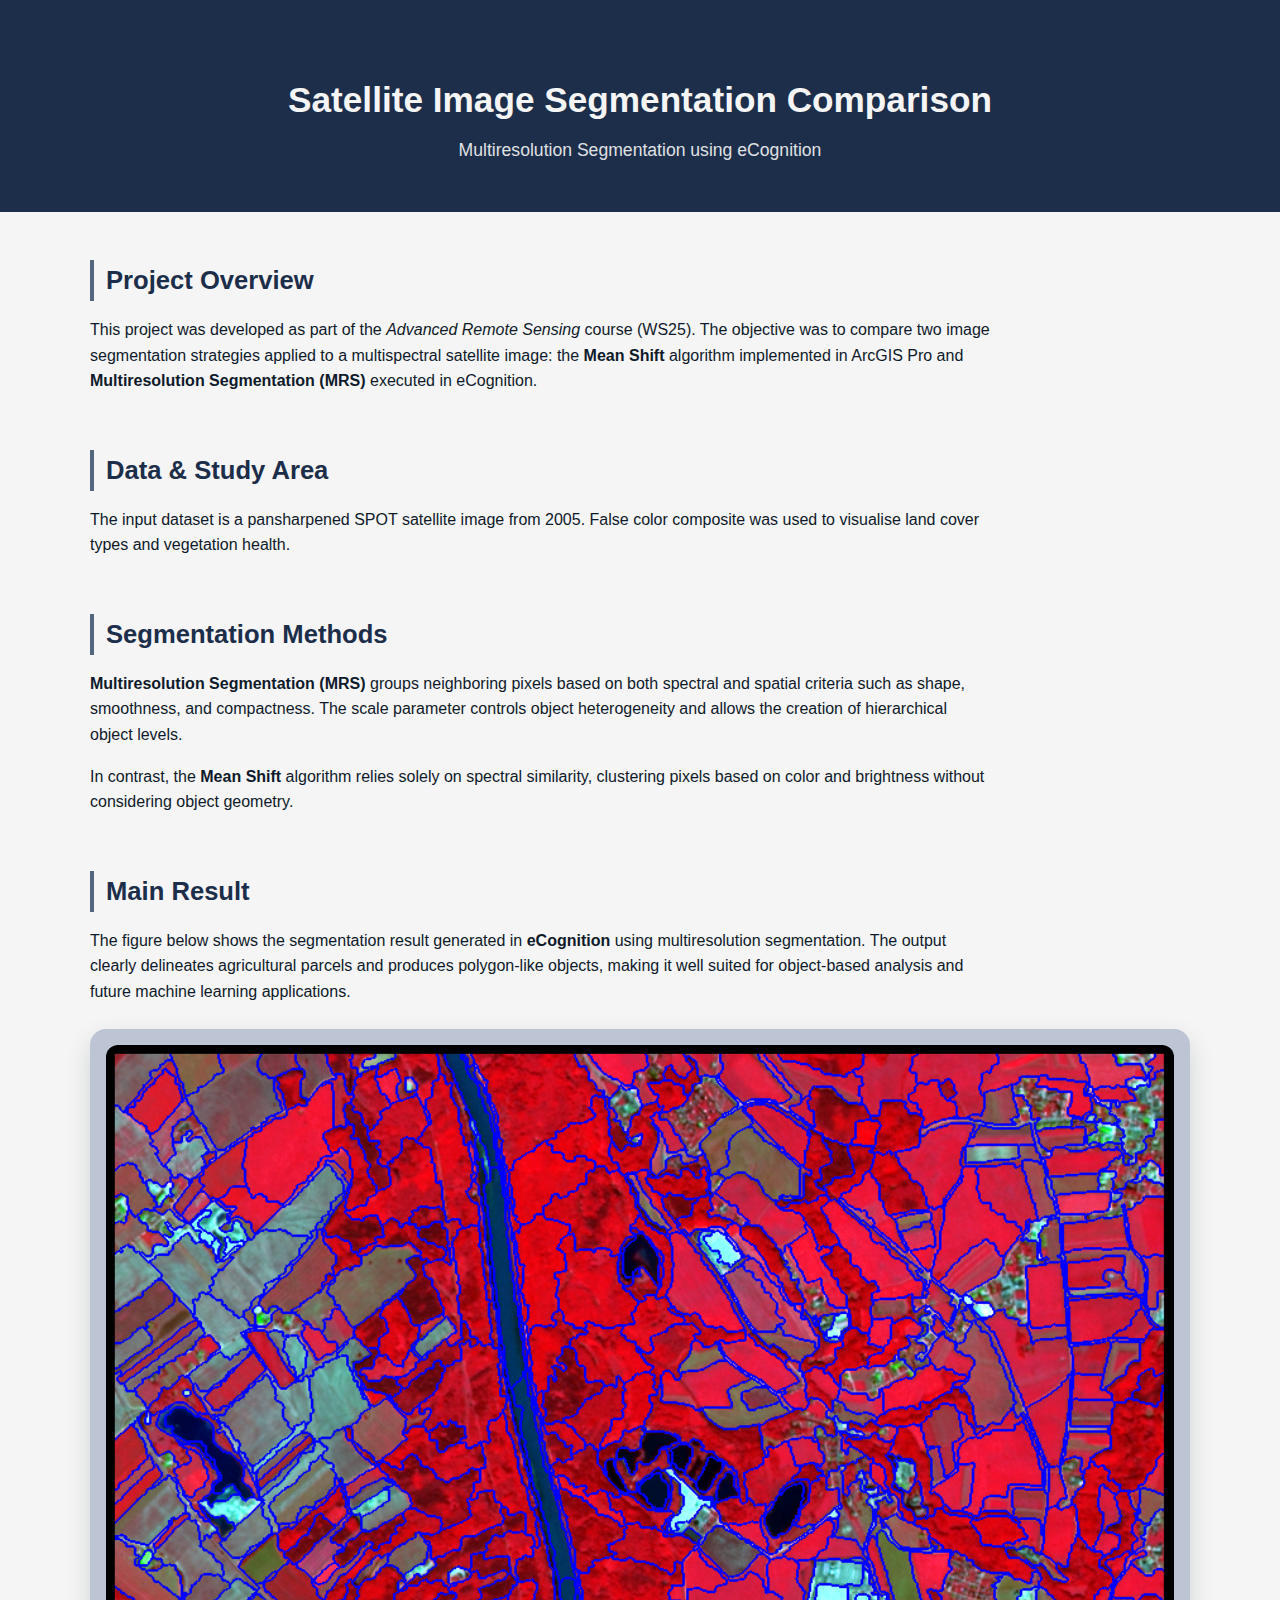
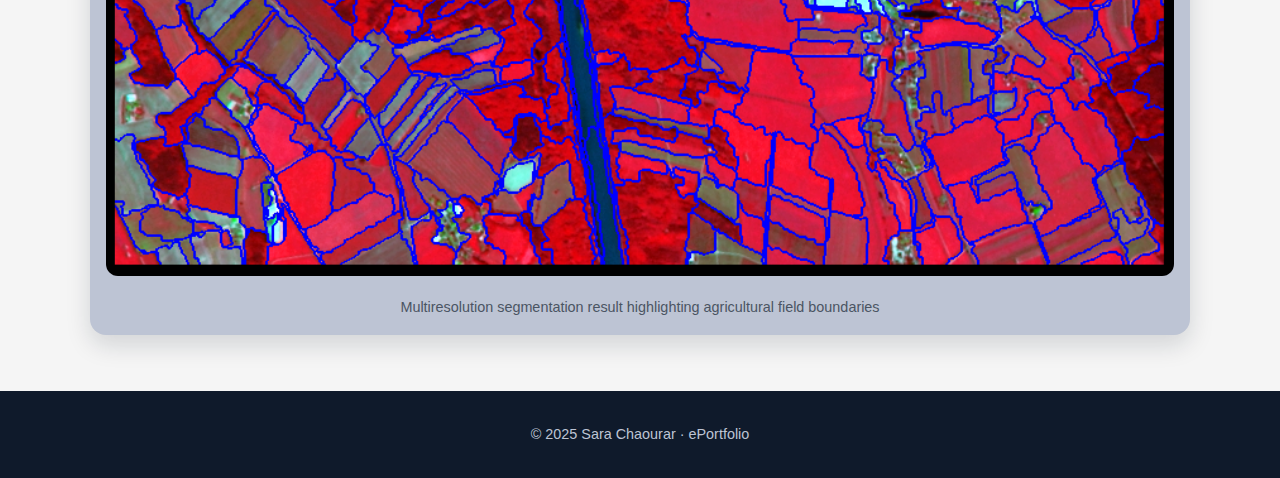
<file: projects/project4.html>
<!DOCTYPE html>
<html lang="en">
<head>
  <meta charset="UTF-8" />
  <meta name="viewport" content="width=device-width, initial-scale=1.0" />
  <title>Project 4 – Image Segmentation Comparison</title>
  <link rel="stylesheet" href="../css/project4.css">
</head>
<body>

  <header>
    <h1>Satellite Image Segmentation Comparison</h1>
    <p>Multiresolution Segmentation using eCognition</p>
  </header>

  <main>

    <section>
      <h2>Project Overview</h2>
      <p>
        This project was developed as part of the <em>Advanced Remote Sensing</em> course (WS25). 
        The objective was to compare two image segmentation strategies applied to a multispectral 
        satellite image: the <strong>Mean Shift</strong> algorithm implemented in ArcGIS Pro and 
        <strong>Multiresolution Segmentation (MRS)</strong> executed in eCognition.
      </p>
    </section>

    <section>
      <h2>Data & Study Area</h2>
      <p>
        The input dataset is a pansharpened SPOT satellite image from 2005. 
        False color composite was used to visualise land cover types and vegetation health.
      </p>
    </section>

    <section>
      <h2>Segmentation Methods</h2>
      <p>
        <strong>Multiresolution Segmentation (MRS)</strong> groups neighboring pixels based on both 
        spectral and spatial criteria such as shape, smoothness, and compactness. The scale parameter 
        controls object heterogeneity and allows the creation of hierarchical object levels.
      </p>
      <p>
        In contrast, the <strong>Mean Shift</strong> algorithm relies solely on spectral similarity, 
        clustering pixels based on color and brightness without considering object geometry.
      </p>
    </section>

    <section>
      <h2>Main Result</h2>
      <p>
        The figure below shows the segmentation result generated in <strong>eCognition</strong> using 
        multiresolution segmentation. The output clearly delineates agricultural parcels and produces 
        polygon-like objects, making it well suited for object-based analysis and future machine 
        learning applications.
      </p>

      <div class="result-image">
        <img src="../images/project-4.png" alt="Multiresolution segmentation result from eCognition" />
        <div class="caption">Multiresolution segmentation result highlighting agricultural field boundaries</div>
      </div>
    </section>

   <!-- <section>
      <h2>Key Findings</h2>
      <ul>
        <li>Mean Shift segmentation tends to merge spectrally similar but spatially distinct fields.</li>
        <li>Multiresolution Segmentation preserves object shapes and parcel boundaries.</li>
        <li>eCognition outputs are more practical for object-based classification workflows.</li>
        <li>The results show strong potential for creating training data for AI models.</li>
      </ul>
    </section> -->

  </main>

  <footer>
    © 2025 Sara Chaourar · ePortfolio
  </footer>

</body>
</html>
</file>
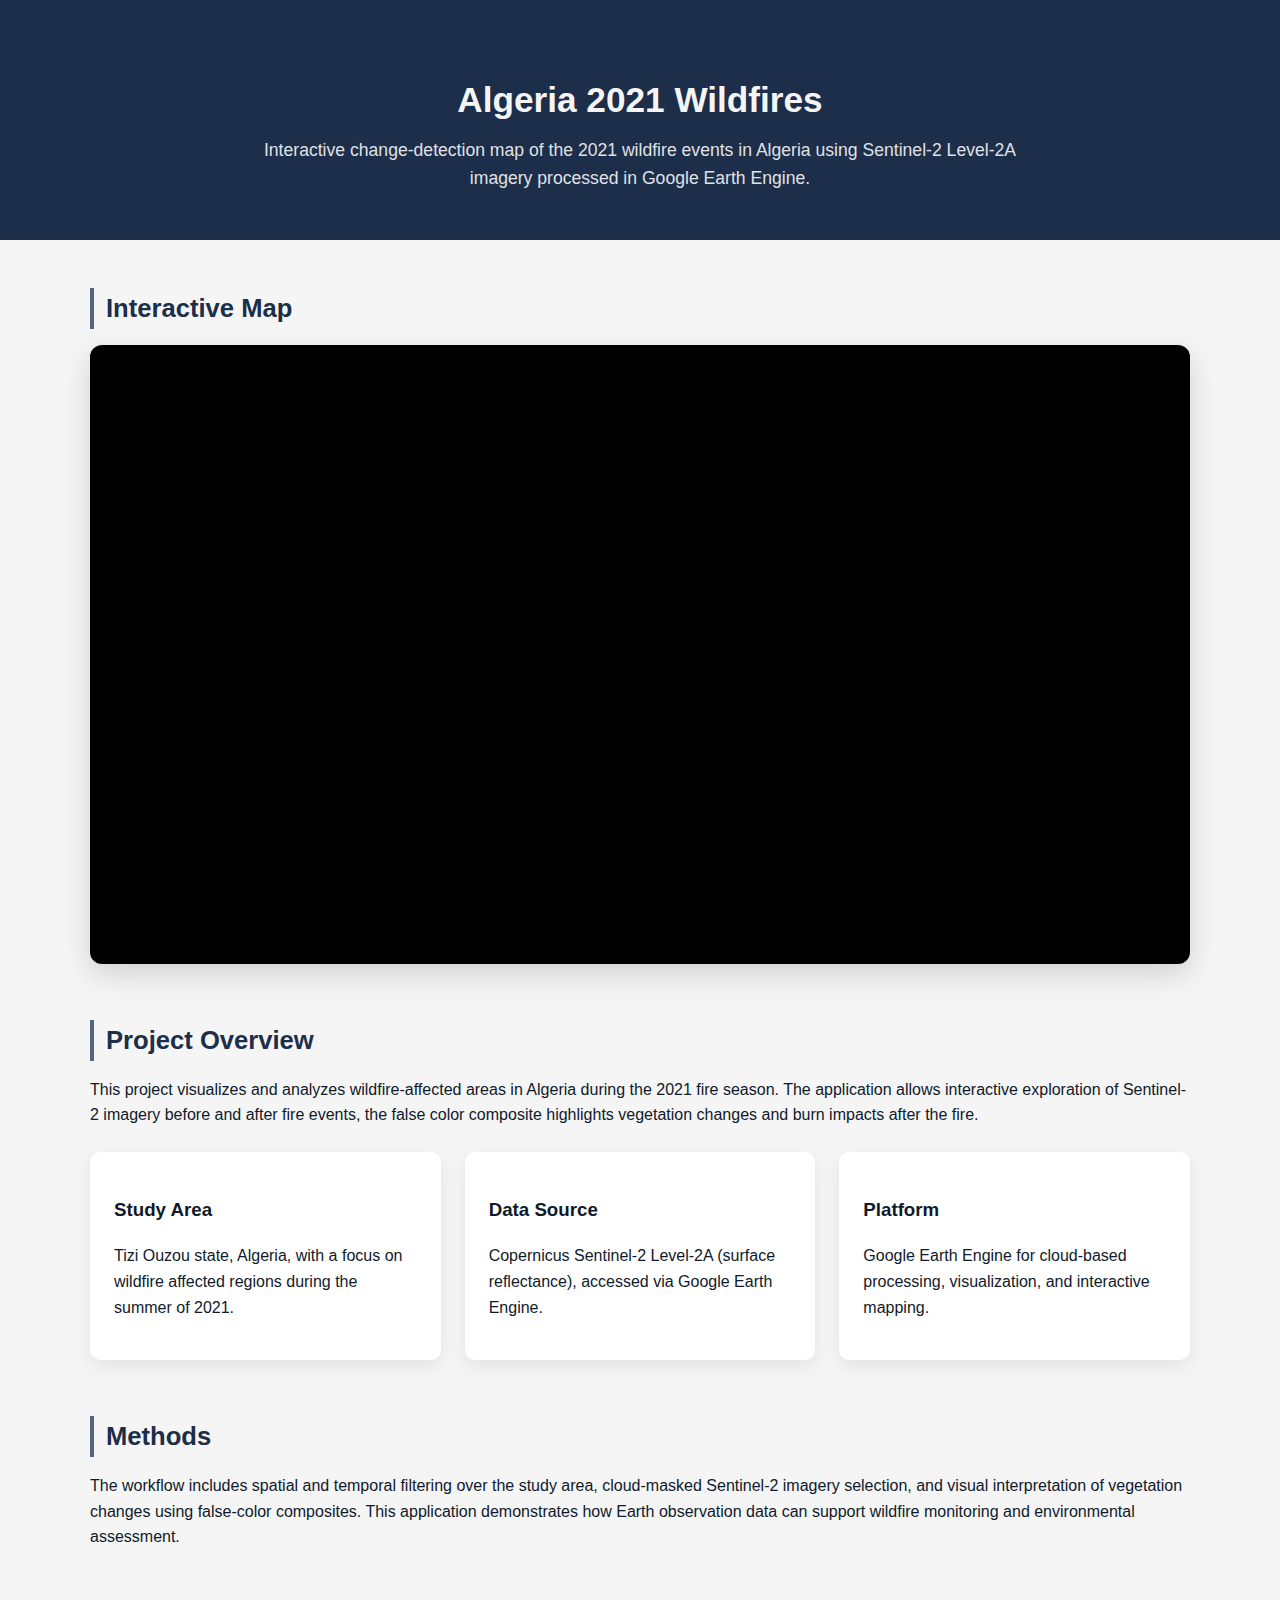
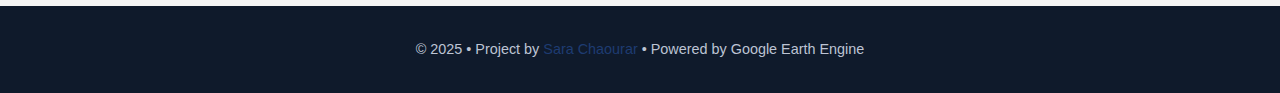
<file: eportfolio/eportfolio/project1.html>
<!DOCTYPE html>
<html lang="en">
<head>
  <meta charset="UTF-8">
  <title>Algeria 2021 Wildfires | Google Earth Engine Project</title>

  <meta name="viewport" content="width=device-width, initial-scale=1.0">
  <meta name="description" content="Google Earth Engine application analyzing the 2021 wildfires in Algeria using Sentinel-2 imagery.">
  <link rel="stylesheet" href="project1.css">
</head>

<body>

<header>
  <h1>Algeria 2021 Wildfires</h1>
  <p>
    Interactive change-detection map of the 2021 wildfire events in Algeria using
    Sentinel-2 Level-2A imagery processed in Google Earth Engine.
  </p>
</header>

<main>

  <section>
    <h2>Interactive Map</h2>
    <div class="iframe-container">
      <iframe
        src="https://sarachaourar1.users.earthengine.app/view/algeria2021wildfires"
        allowfullscreen>
      </iframe>
    </div>
  </section>

  <section>
    <h2>Project Overview</h2>
    <p>
      This project visualizes and analyzes wildfire-affected areas in Algeria
      during the 2021 fire season. The application allows interactive exploration
      of Sentinel-2 imagery before and after fire events, the false color composite highlights vegetation
      changes and burn impacts after the fire.
    </p>

    <div class="info-grid">
      <div class="info-box">
        <h3>Study Area</h3>
        <p>
          Tizi Ouzou state, Algeria, with a focus on wildfire affected regions during the summer of 2021.
        </p>
      </div>

      <div class="info-box">
        <h3>Data Source</h3>
        <p>
          Copernicus Sentinel-2 Level-2A (surface reflectance),
          accessed via Google Earth Engine.
        </p>
      </div>

      <div class="info-box">
        <h3>Platform</h3>
        <p>
          Google Earth Engine for cloud-based processing,
          visualization, and interactive mapping.
        </p>
      </div>
    </div>
  </section>

  <section>
    <h2>Methods</h2>
    <p>
      The workflow includes spatial and temporal filtering over the study area,
      cloud-masked Sentinel-2 imagery selection, and visual interpretation
      of vegetation changes using false-color composites.
      This application demonstrates how Earth observation data can support
      wildfire monitoring and environmental assessment.
    </p>
  </section>

</main>

<footer>
  © 2025 • Project by <span>Sara Chaourar</span> • Powered by Google Earth Engine
</footer>

</body>
</html>
</file>
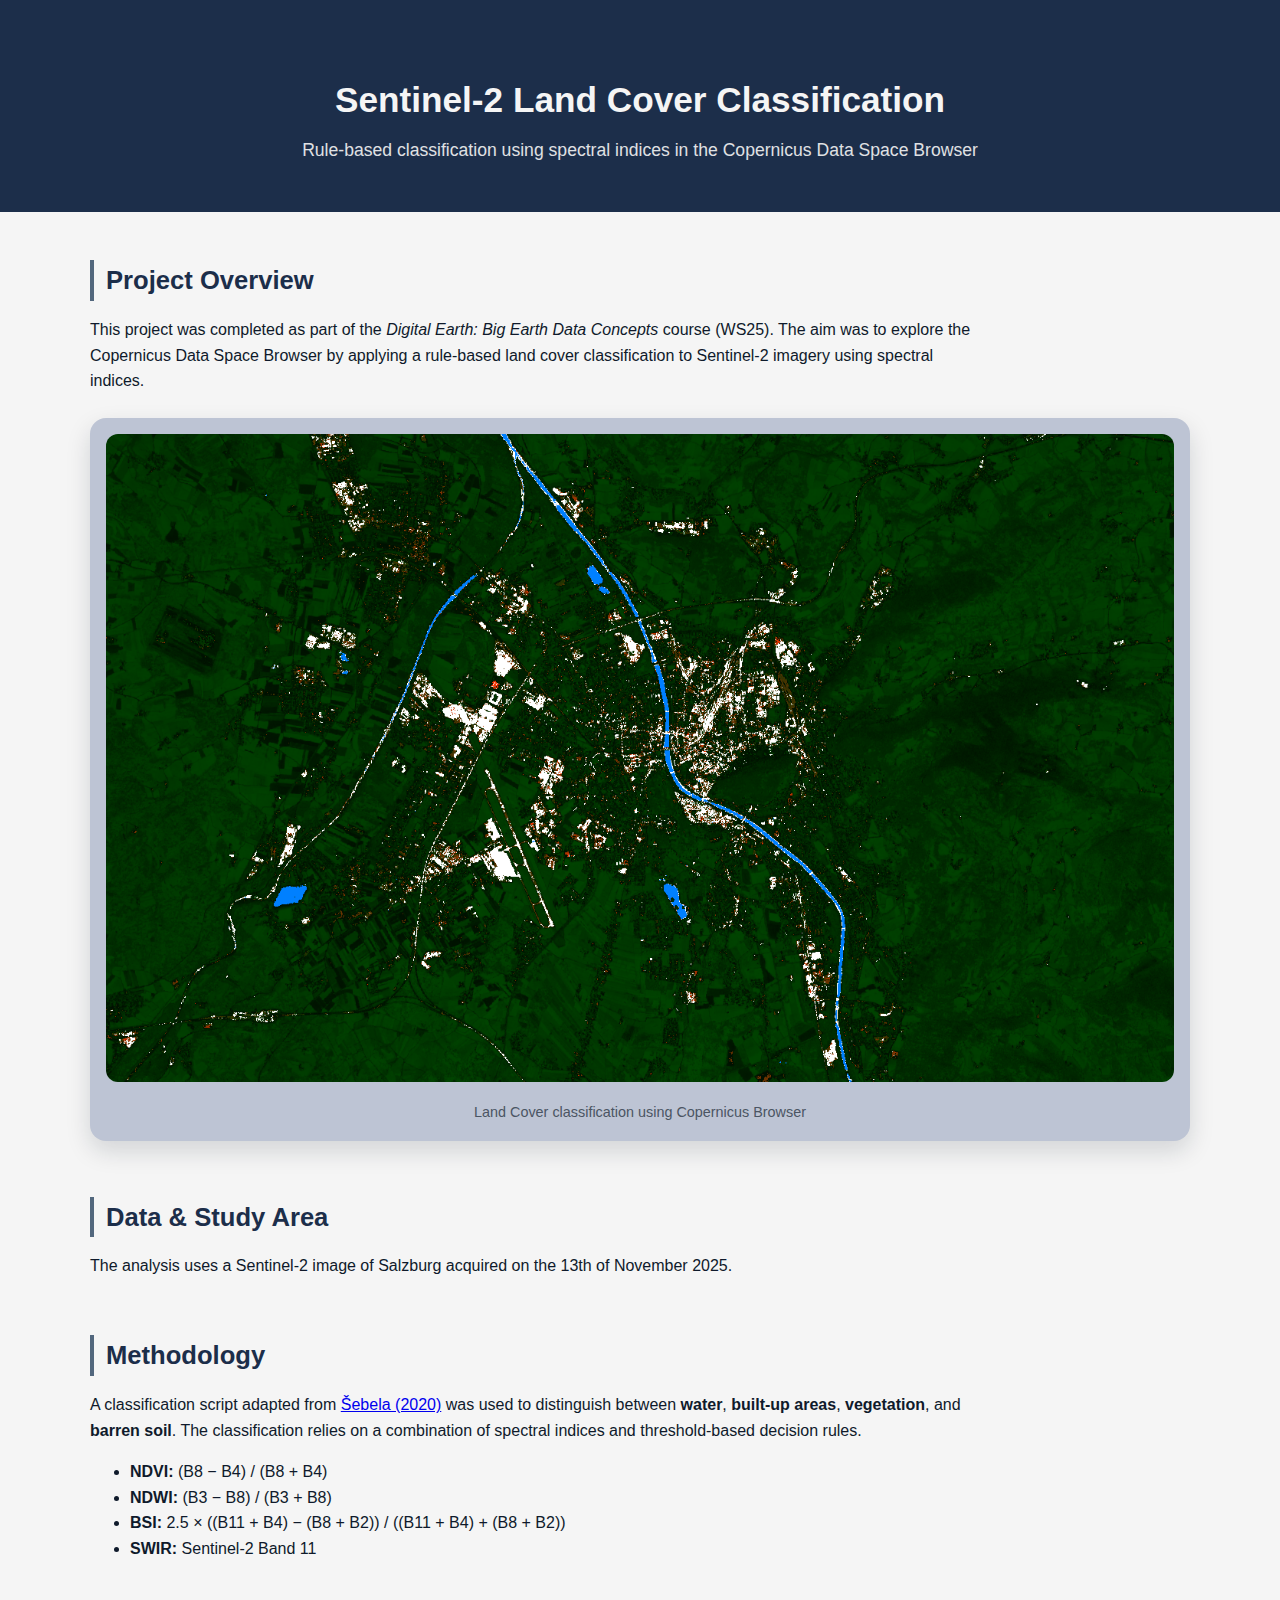
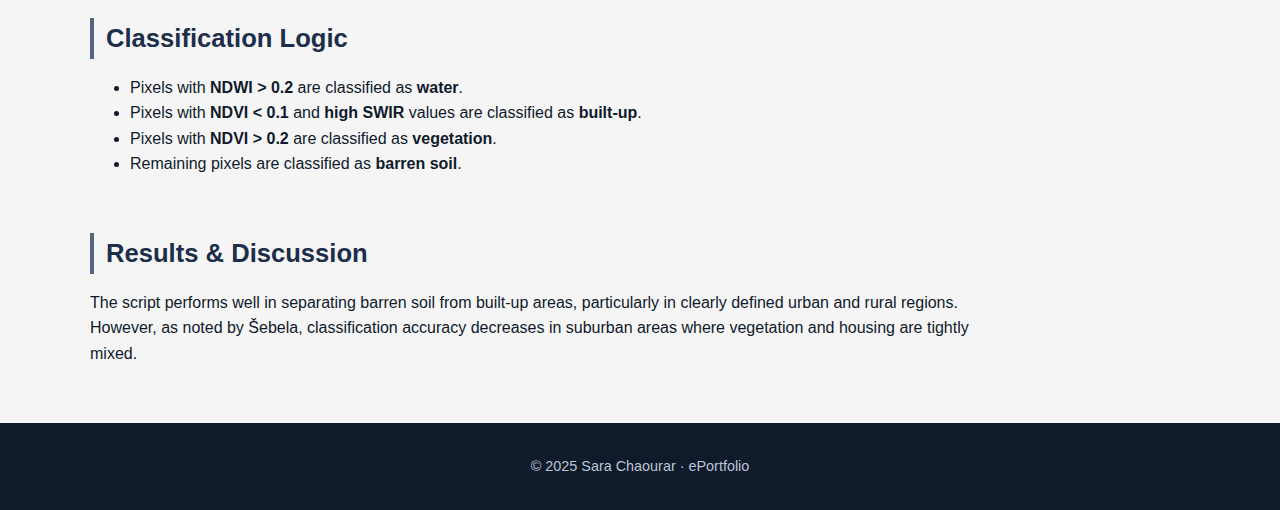
<file: eportfolio/eportfolio/project2.html>
<!DOCTYPE html>
<html lang="en">
<head>
  <meta charset="UTF-8" />
  <meta name="viewport" content="width=device-width, initial-scale=1.0" />
  <title>Project 5 – Sentinel-2 Land Cover Classification</title>
  <link rel="stylesheet" href="project4.css">
</head>
<body>

  <header>
    <h1>Sentinel-2 Land Cover Classification</h1>
    <p>Rule-based classification using spectral indices in the Copernicus Data Space Browser</p>
  </header>

  <main>

    <section>
      <h2>Project Overview</h2>
      <p>
        This project was completed as part of the <em>Digital Earth: Big Earth Data Concepts</em> course (WS25). 
        The aim was to explore the Copernicus Data Space Browser by applying a rule-based land cover 
        classification to Sentinel-2 imagery using spectral indices.
      </p>

       <div class="result-image">
        <img src="images/project2.png" alt="Land cover classification using Copernicus Browser" />
        <div class="caption">Land Cover classification using Copernicus Browser</div>
      </div> 

    </section>

    <section>
      <h2>Data & Study Area</h2>
      <p>
        The analysis uses a Sentinel-2 image of Salzburg acquired on the 13th of November 2025. 
      </p>
    </section>

    <section>
      <h2>Methodology</h2>
      <p>
        A classification script adapted from 
        <a href="https://custom-scripts.sentinel-hub.com/custom-scripts/sentinel-2/urban_classified/" target="_blank" rel="noopener noreferrer">
        Šebela (2020)</a>
         was used to distinguish between 
        <strong>water</strong>, <strong>built-up areas</strong>, <strong>vegetation</strong>, and 
        <strong>barren soil</strong>. The classification relies on a combination of spectral indices 
        and threshold-based decision rules.
      </p>

      <ul>
        <li><strong>NDVI:</strong> (B8 − B4) / (B8 + B4)</li>
        <li><strong>NDWI:</strong> (B3 − B8) / (B3 + B8)</li>
        <li><strong>BSI:</strong> 2.5 × ((B11 + B4) − (B8 + B2)) / ((B11 + B4) + (B8 + B2))</li>
        <li><strong>SWIR:</strong> Sentinel-2 Band 11</li>
      </ul>
    </section>

    <section>
      <h2>Classification Logic</h2>
      <div class="result-box">
        <ul>
          <li>Pixels with <strong>NDWI &gt; 0.2</strong> are classified as <strong>water</strong>.</li>
          <li>Pixels with <strong>NDVI &lt; 0.1</strong> and <strong>high SWIR</strong> values are classified as <strong>built-up</strong>.</li>
          <li>Pixels with <strong>NDVI &gt; 0.2</strong> are classified as <strong>vegetation</strong>.</li>
          <li>Remaining pixels are classified as <strong>barren soil</strong>.</li>
        </ul>
      </div>
    </section>

    <section>
      <h2>Results & Discussion</h2>
      <p>
        The script performs well in separating barren soil from built-up areas, particularly in 
        clearly defined urban and rural regions. However, as noted by Šebela, classification accuracy 
        decreases in suburban areas where vegetation and housing are tightly mixed.
      </p>
    </section>

  </main>

  <footer>
    © 2025 Sara Chaourar · ePortfolio
  </footer>

</body>
</html>
</file>
<file: css/ePortfolio.css>
/* Base Layout */
body {
    margin: 0;
    font-family: 'Inter', Helvetica, Arial, sans-serif;
    display: flex;
    height: 100vh;
    overflow: hidden;
    background: var(--sand);
    color: var(--ink);
}

:root {
  --sand: #EFEAE4;
  --stone: #CFC6B8;
  --clay: #A68A69;
  --ocean-light: #AECBE8;
  --ocean-mid: #7A90A8;
  --navy: #1E2A36;
  --ink: #0F1A2B;
  --white: #FFFFFF;
}

/*--------------------------- Sidebar ---------------------------*/
.sidebar {
    width: 35%;
    background-color: var(--navy);
    color: var(--sand);
    padding: 40px 30px;
    box-sizing: border-box;
    position: relative;
    display: flex;
    flex-direction: column;
}

/* Top row*/
.top-row {
    display: normal;
    align-items: normal; /* vertically aligns photo + text */
    justify-content: flex-start; /* put them on the left */
    gap: 15px; /* space between photo and text */
}

/* My portfolio*/
.section-title {
    margin: 0;
    padding-top: 6px;
}

/*About me*/
.about-me {
    margin-top: 10px;
    line-height: 1.4;
    font-size: 12px;
    font-family: Helvetica;
}

.name {
    margin: 0 0 4px;
    font-size: 24px;
    font-weight: 600;
    letter-spacing: 0.4px;
}

.title {
    margin: 0 0 12px;
    font-size: 13px;
    text-transform: uppercase;
    letter-spacing: 1px;
    color: var(--ocean-light);
}

.quick-facts {
    margin-top: 18px;
    padding-top: 12px;
    border-top: 1px solid rgba(255, 255, 255, 0.12);
}

.quick-facts h3 {
    margin: 0 0 8px;
    font-size: 14px;
    letter-spacing: 0.6px;
    text-transform: uppercase;
}

.quick-facts ul {
    margin: 0 0 10px;
    padding-left: 16px;
    line-height: 1.5;
}

.quick-facts li {
    margin-bottom: 6px;
}

.availability {
    margin: 0;
    font-size: 12.5px;
    color: var(--ocean-light);
}

/* Profile Photo */
.profile-photo {
    width: 200px;
    height: 200px;
    overflow: hidden;
    border: none;
    float: right; /*to wrap text around*/
    margin-bottom: 15px;
    margin-left: 15px;
    border-radius: 50%;
    shape-outside: circle(50%);
    clip-path: circle(50%);
}

.profile-photo img {
    width: 100%;
    height: 100%;
    object-fit: cover;
}

/* Navigation */
.sidebar ul {
    list-style: none;
    padding: 0;
    margin-top: 10px;
}

.sidebar ul li {
    margin: 12px 0;
}

.sidebar a {
    text-decoration: none;
    color: var(--sand);
    font-weight: 500;
    letter-spacing: 0.5px;
}

.sidebar a:hover {
    color: var(--ocean-light);
    text-decoration: none;
}

/* Social Icons at Bottom Left */
.socials {
    position: absolute;
    bottom: 20px;
    left: 20px;
    display: flex;
    gap: 15px;
}

.socials img {
    width: 40px;
    height: auto;
    cursor: pointer;
    filter: brightness(90%);
    transition: 0.2s;
}

.icon-github {
    width: 30px;
}

.icon-linkedin {
    width: 24px;
}

.socials img:hover {
    filter: brightness(110%);
}

/* CV Image at Bottom Right */
.cv-preview {
    position: absolute;
    bottom: 0;
    right: 0px; /* makes it peek from the right corner */
    width: 200px;
    transform: translateY(20%) rotate(-12deg);
}

.cv-preview img {
    width: 100%;
    border: none;
    border-radius: 0px;
    cursor: pointer;
    transition: transform 0.2s;
}

.cv-preview img:hover {
    transform: scale(1.05);
}

/*------------------------------------ Main Page Area ---------------------------------------------*/
.content {
    width: 75%;
    overflow-y: scroll;
    padding: 40px 50px;
    box-sizing: border-box;
    background: var(--sand);
}

section {
    margin-bottom: 80px;
}

section h2 {
    font-family: 'Playfair Display', serif;
    font-size: 28px;
    font-weight: 500;
    border-bottom: none;
    margin-bottom: 25px;
}

/* Scrollbar styling */
.content::-webkit-scrollbar {
    width: 8px;
}
.content::-webkit-scrollbar-thumb {
    background: var(--ocean-mid);
    border-radius: 4px;
}

/* Topbar navigation */
.top-nav {
    height: 60px;
    border-bottom: none;
    display: flex;
    align-items: center;
    justify-content: flex-end;
    padding: 0 30px;
    box-sizing: border-box;
    background-color: none;
}

.top-nav ul {
    list-style: none;
    display: flex;
    gap: 30px;
    margin: 0;
    padding: 0;
}

.top-nav a {
    text-decoration: none;
    color: #0F1A2B;
    font-weight: 500;
    font-size: 15px;
    position: relative;
    }

.top-nav a::after {
    content: "";
    position: absolute;
    left: 0;
    bottom: -6px;
    width: 0;
    height: 2px;
    background: #0F1A2B;
    transition: width 0.25s;
}

.top-nav a:hover::after {
    width: 100%;
}

/*Funding & Affiliation*/
.affiliations-section {
    margin-top: 80px;
    padding: 40px 20px;
    text-align: center;
}

.affiliations-title {
    font-size: 1.8rem;
    font-weight: 500;
    letter-spacing: 0.04em;
    color: #2f4f4f;
    margin-bottom: 40px;
    position: relative;
}

/*horizontal lines beside title*/
.affiliations-title::before,
.affiliations-title::after {
    content: "";
    display: inline-block;
    width: 80px;
    height: 1px;
    background: #9fb3b3;
    vertical-align: middle;
    margin: 0 18px;
    }

.affiliations-grid {
    display: grid;
    grid-template-columns: repeat(3, minmax(140px, 1fr));
    gap: 40px;
    align-items: center;
    max-width: 900px;
    margin: 0 auto 30px;
}

.affiliations-grid img {
    max-height: 90px;
    margin: auto;
    object-fit: contain;
    opacity: 0.95;
    transition: transform 0.4s ease, opacity 0.4s ease;
    }

.plus-logo {
    max-height: 200px;
}

.copernicus-logo {
    max-height: 100px;
}

.ubs-logo {
    max-height: 30px;
}

.europeanunionlogo {
    grid-column: 1 / -1;
    justify-self: center;
    margin-top: 20px;
    max-height: 200px;
}

/* motion */
.affiliations-grid img:hover {
    transform: translateY(-6px);
    opacity: 1;
}

.eu-funding-text {
    font-size: 0.85rem;
    color: #666;
    margin-top: 20px;
}



/* Projects grid */
.projects-grid {
    display: grid;
    grid-template-columns: repeat(2, 1fr);
    gap: 20px;
    margin-top: 10px;
}

/* Project card styling */
.project-card {
    display: block;
    border-radius: 18px;
    overflow: hidden;
    text-decoration: none;
    color: inherit;
    background-color: #fff;
    box-shadow: 0 8px 30px rgba(15, 26, 43, 0.08);
    transition: transform 0.3s, box-shadow 0.3s;
}

.project-card:hover {
    transform: translateY(-5px);
    box-shadow: 0 10px 25px rgba(0,0,0,0.2);
}

/* Image inside card */
.project-card img {
    width: 100%;
    object-fit: cover;
    display: block;
}

/* Info inside card */
.project-info {
    padding: 10px 15px;
}

.project-info h4 {
    font-family: 'Playfair Display', serif;
    font-size: 18px;
}

.project-info p {
    font-size: 14px;
    color: var(--ocean-mid);
}

/* Skills */
.skills-grid {
    display: grid;
    grid-template-columns: repeat(auto-fit, minmax(220px, 1fr));
    gap: 20px;
}

.skill-card {
    background: var(--white);
    border-radius: 16px;
    padding: 20px;
    box-shadow: 0 8px 24px rgba(15, 26, 43, 0.08);
}

.skill-card h3 {
    margin-top: 0;
    font-size: 18px;
    font-family: 'Playfair Display', serif;
}

.skill-card ul {
    margin: 10px 0 0;
    padding-left: 18px;
    color: var(--ocean-mid);
    font-size: 14px;
    line-height: 1.5;
}

.skill-card li {
    margin-bottom: 6px;
}

/* Big card for master thesis */
.big-card {
    display: block;
    margin-top: 15px;
    height: 250px;
}

.big-card img {
    height: 180px;
}

/* Certificates */
#certificates {
  padding: 4rem 2rem;
  text-align: center;
}

#certificates h2 {
  margin-bottom: 2rem;
}

/* Wall layout */
.certificate-wall {
  display: flex;
  flex-wrap: wrap;
  justify-content: center;
  gap: 2.5rem;
}

/* Frame */
.certificate-frame {
  background: var(--white);
  padding: 1.2rem;
  border-radius: 12px;
  width: 260px;
  box-shadow: 
    0 20px 40px rgba(15, 26, 43, 0.12);
  transition: transform 0.4s ease, box-shadow 0.4s ease;
}

/* Image */
.certificate-frame img {
  width: 100%;
  height: auto;
  border-radius: 4px;
}

/* Title */
.certificate-title {
  display: block;
  margin-top: 0.8rem;
  font-size: 0.85rem;
  color: var(--ocean-mid);
  letter-spacing: 0.4px;
}

/* Tilt effects */
.tilt-left {
  transform: rotate(-2deg);
}

.tilt-right {
  transform: rotate(2deg);
}

/* Hover effect */
.certificate-frame:hover {
  transform: rotate(0deg) scale(1.05);
  box-shadow: 0 15px 35px rgba(0, 0, 0, 0.25);
}

/* Mobile friendly */
@media (max-width: 600px) {
  .certificate-frame {
    width: 90%;
  }
}

/* Contact links */
.contact-links {
    display: flex;
    gap: 20px;
    flex-wrap: wrap;
}

.contact-links a {
    color: var(--navy);
    font-weight: 600;
    text-decoration: none;
    border-bottom: 2px solid transparent;
}

.contact-links a:hover {
    border-color: var(--ocean-mid);
}
</file>
<file: css/project1.css>
body {
      font-family: Inter, Arial, sans-serif;
      line-height: 1.6;
      margin: 0;
      background: whitesmoke;
      color: #0f1a2b;
    }

    header {
      background: #1c2e4a;
      color: whitesmoke;
      padding: 3rem 1.5rem;
      text-align: center;
    }

    header h1 {
      margin-bottom: 0.5rem;
      font-size: 2.2rem;
    }

    header p {
      max-width: 800px;
      margin: 0 auto;
      font-size: 1.1rem;
      opacity: 0.9;
    }

    main {
      max-width: 1100px;
      margin: 3rem auto;
      padding: 0 1.5rem;
    }

    section {
      margin-bottom: 3.5rem;
    }

    h2 {
      font-size: 1.6rem;
      margin-bottom: 1rem;
      border-left: 4px solid #52677d;
      padding-left: 0.75rem;
      color: #1c2e4a;
    }

    .iframe-container {
      position: relative;
      width: 100%;
      padding-bottom: 56.25%;
      border-radius: 12px;
      overflow: hidden;
      box-shadow: 0 10px 30px rgba(0,0,0,0.15);
      background: #000;
    }

    .iframe-container iframe {
      position: absolute;
      top: 0;
      left: 0;
      width: 100%;
      height: 100%;
      border: none;
    }

    .info-grid {
      display: grid;
      grid-template-columns: repeat(auto-fit, minmax(260px, 1fr));
      gap: 1.5rem;
      margin-top: 1.5rem;
    }

    .info-box {
      background: white;
      padding: 1.5rem;
      border-radius: 10px;
      box-shadow: 0 6px 18px rgba(0,0,0,0.08);
    }

    footer {
      text-align: center;
      padding: 2rem 1rem;
      background: #0f1a2b;
      color: #bdc4d4;
      font-size: 0.9rem;
    }

    footer span {
      color: #1e3c72;
      font-weight: 500;
    }
</file>
<file: css/project4.css>
body {
      font-family: Inter, Arial, sans-serif;
      line-height: 1.6;
      margin: 0;
      background: whitesmoke;
      color: #0f1a2b;
    }

    header {
      background: #1c2e4a;
      color: whitesmoke;
      padding: 3rem 1.5rem;
      text-align: center;
    }

    header h1 {
      margin-bottom: 0.5rem;
      font-size: 2.2rem;
    }

    header p {
      max-width: 800px;
      margin: 0 auto;
      font-size: 1.1rem;
      opacity: 0.9;
    }

    main {
      max-width: 1100px;
      margin: 3rem auto;
      padding: 0 1.5rem;
    }

    section {
      margin-bottom: 3.5rem;
    }

    h2 {
      font-size: 1.6rem;
      margin-bottom: 1rem;
      border-left: 4px solid #52677d;
      padding-left: 0.75rem;
      color: #1c2e4a;
    }

    p {
      max-width: 900px;
    }

    .meta {
      background: #bdc4d4;
      padding: 1.25rem;
      border-radius: 12px;
      max-width: 700px;
      color: #0f1a2b;
    }

    .meta strong {
      display: inline-block;
      width: 160px;
    }

    .result-image {
      margin-top: 1.5rem;
      background: #bdc4d4;
      padding: 1rem;
      border-radius: 16px;
      box-shadow: 0 10px 25px rgba(15,26,43,0.15);
    }

    .result-image img {
      width: 100%;
      border-radius: 12px;
    }

    .caption {
      margin-top: 0.75rem;
      font-size: 0.9rem;
      color: #4b5563;
      text-align: center;
    }

    footer {
      text-align: center;
      padding: 2rem 1rem;
      background: #0f1a2b;
      color: #bdc4d4;
      font-size: 0.9rem;
    }
</file>
<file: eportfolio/eportfolio/project1.css>
body {
      font-family: Inter, Arial, sans-serif;
      line-height: 1.6;
      margin: 0;
      background: whitesmoke;
      color: #0f1a2b;
    }

    header {
      background: #1c2e4a;
      color: whitesmoke;
      padding: 3rem 1.5rem;
      text-align: center;
    }

    header h1 {
      margin-bottom: 0.5rem;
      font-size: 2.2rem;
    }

    header p {
      max-width: 800px;
      margin: 0 auto;
      font-size: 1.1rem;
      opacity: 0.9;
    }

    main {
      max-width: 1100px;
      margin: 3rem auto;
      padding: 0 1.5rem;
    }

    section {
      margin-bottom: 3.5rem;
    }

    h2 {
      font-size: 1.6rem;
      margin-bottom: 1rem;
      border-left: 4px solid #52677d;
      padding-left: 0.75rem;
      color: #1c2e4a;
    }

    .iframe-container {
      position: relative;
      width: 100%;
      padding-bottom: 56.25%;
      border-radius: 12px;
      overflow: hidden;
      box-shadow: 0 10px 30px rgba(0,0,0,0.15);
      background: #000;
    }

    .iframe-container iframe {
      position: absolute;
      top: 0;
      left: 0;
      width: 100%;
      height: 100%;
      border: none;
    }

    .info-grid {
      display: grid;
      grid-template-columns: repeat(auto-fit, minmax(260px, 1fr));
      gap: 1.5rem;
      margin-top: 1.5rem;
    }

    .info-box {
      background: white;
      padding: 1.5rem;
      border-radius: 10px;
      box-shadow: 0 6px 18px rgba(0,0,0,0.08);
    }

    footer {
      text-align: center;
      padding: 2rem 1rem;
      background: #0f1a2b;
      color: #bdc4d4;
      font-size: 0.9rem;
    }

    footer span {
      color: #1e3c72;
      font-weight: 500;
    }
</file>
<file: eportfolio/eportfolio/project4.css>
body {
      font-family: Inter, Arial, sans-serif;
      line-height: 1.6;
      margin: 0;
      background: whitesmoke;
      color: #0f1a2b;
    }

    header {
      background: #1c2e4a;
      color: whitesmoke;
      padding: 3rem 1.5rem;
      text-align: center;
    }

    header h1 {
      margin-bottom: 0.5rem;
      font-size: 2.2rem;
    }

    header p {
      max-width: 800px;
      margin: 0 auto;
      font-size: 1.1rem;
      opacity: 0.9;
    }

    main {
      max-width: 1100px;
      margin: 3rem auto;
      padding: 0 1.5rem;
    }

    section {
      margin-bottom: 3.5rem;
    }

    h2 {
      font-size: 1.6rem;
      margin-bottom: 1rem;
      border-left: 4px solid #52677d;
      padding-left: 0.75rem;
      color: #1c2e4a;
    }

    p {
      max-width: 900px;
    }

    .meta {
      background: #bdc4d4;
      padding: 1.25rem;
      border-radius: 12px;
      max-width: 700px;
      color: #0f1a2b;
    }

    .meta strong {
      display: inline-block;
      width: 160px;
    }

    .result-image {
      margin-top: 1.5rem;
      background: #bdc4d4;
      padding: 1rem;
      border-radius: 16px;
      box-shadow: 0 10px 25px rgba(15,26,43,0.15);
    }

    .result-image img {
      width: 100%;
      border-radius: 12px;
    }

    .caption {
      margin-top: 0.75rem;
      font-size: 0.9rem;
      color: #4b5563;
      text-align: center;
    }

    footer {
      text-align: center;
      padding: 2rem 1rem;
      background: #0f1a2b;
      color: #bdc4d4;
      font-size: 0.9rem;
    }
</file>
